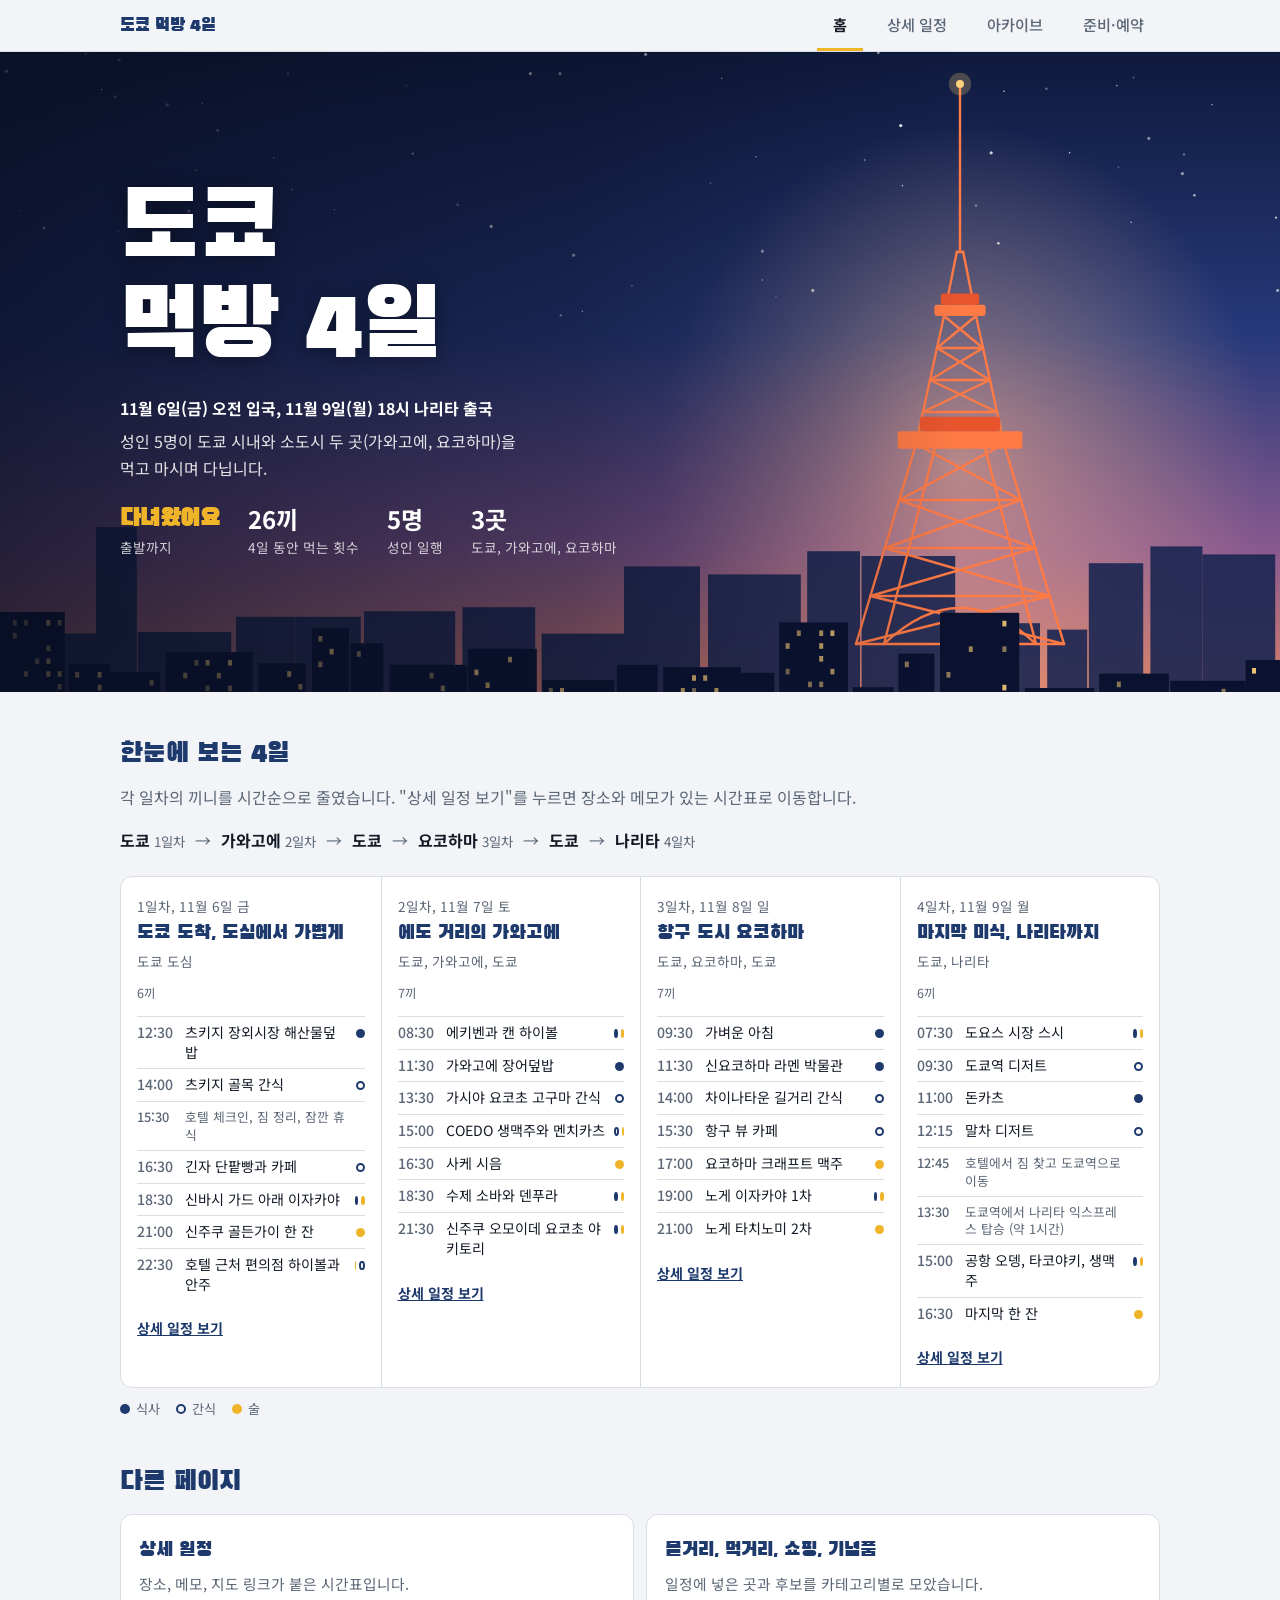
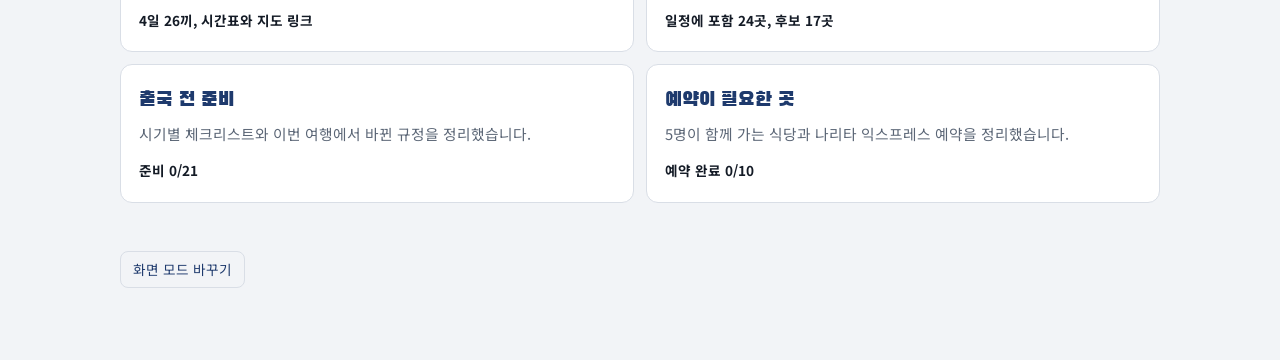
<file: index.html>
<!DOCTYPE html>
<html lang="ko">
<head>
<meta charset="utf-8">
<meta name="viewport" content="width=device-width, initial-scale=1, viewport-fit=cover">
<title>도쿄 먹방 4일 | 홈</title>
<meta name="description" content="11월 6일부터 9일까지, 도쿄와 가와고에, 요코하마를 먹고 마시며 다니는 성인 5인 여행 계획">
<link rel="icon" href="data:image/svg+xml,<svg xmlns='http://www.w3.org/2000/svg' viewBox='0 0 100 100'><text y='.9em' font-size='90'>🍶</text></svg>">
<link rel="preconnect" href="https://fonts.googleapis.com">
<link rel="preconnect" href="https://fonts.gstatic.com" crossorigin>
<link href="https://fonts.googleapis.com/css2?family=Black+Han+Sans&family=Noto+Sans+KR:wght@400;500;700&display=swap" rel="stylesheet">
<link rel="stylesheet" href="style.css">
</head>
<body>

<header class="site">
  <div class="wrap wide">
    <a class="brand" href="index.html">도쿄 먹방 4일</a>
    <nav class="tabs" aria-label="페이지">
      <a href="index.html" aria-current="page">홈</a>
      <a href="schedule.html">상세 일정</a>
      <a href="archive.html">아카이브</a>
      <a href="prep.html">준비·예약</a>
    </nav>
  </div>
</header>

<main>
  <section class="cover" aria-label="표지">
    <div class="wrap wide">
      <h1>도쿄<br>먹방 4일</h1>
      <p class="dates">11월 6일(금) 오전 입국, 11월 9일(월) 18시 나리타 출국</p>
      <p>성인 5명이 도쿄 시내와 소도시 두 곳(가와고에, 요코하마)을 먹고 마시며 다닙니다.</p>
      <ul class="facts">
        <li><b class="dday" id="dday">D-?</b><span>출발까지</span></li>
        <li><b id="fact-meals">26끼</b><span>4일 동안 먹는 횟수</span></li>
        <li><b>5명</b><span>성인 일행</span></li>
        <li><b>3곳</b><span>도쿄, 가와고에, 요코하마</span></li>
      </ul>
    </div>
  </section>

  <section class="wrap wide" aria-labelledby="ov-h">
    <h2 class="section-title" id="ov-h">한눈에 보는 4일</h2>
    <p class="section-sub">각 일차의 끼니를 시간순으로 줄였습니다. "상세 일정 보기"를 누르면 장소와 메모가 있는 시간표로 이동합니다.</p>
    <ol class="route" id="route"></ol>
    <div class="daygrid" id="daygrid"></div>
    <div class="legend" aria-label="범례">
      <span><i class="dot-meal"></i>식사</span>
      <span><i class="dot-snack" style="border:2px solid var(--indigo)"></i>간식</span>
      <span><i class="dot-drink"></i>술</span>
    </div>
  </section>

  <section class="wrap wide" aria-labelledby="go-h">
    <h2 class="section-title" id="go-h">다른 페이지</h2>
    <div class="links">
      <a class="linkcard" href="schedule.html">
        <h3>상세 일정</h3>
        <p>장소, 메모, 지도 링크가 붙은 시간표입니다.</p>
        <span class="prog" id="prog-meals"></span>
      </a>
      <a class="linkcard" href="archive.html">
        <h3>볼거리, 먹거리, 쇼핑, 기념품</h3>
        <p>일정에 넣은 곳과 후보를 카테고리별로 모았습니다.</p>
        <span class="prog" id="prog-archive"></span>
      </a>
      <a class="linkcard" href="prep.html#prep">
        <h3>출국 전 준비</h3>
        <p>시기별 체크리스트와 이번 여행에서 바뀐 규정을 정리했습니다.</p>
        <span class="prog" id="prog-prep"></span>
      </a>
      <a class="linkcard" href="prep.html#reserve">
        <h3>예약이 필요한 곳</h3>
        <p>5명이 함께 가는 식당과 나리타 익스프레스 예약을 정리했습니다.</p>
        <span class="prog" id="prog-resv"></span>
      </a>
    </div>
  </section>
</main>

<footer class="foot">
  <div class="wrap wide">
    <button type="button" id="theme">화면 모드 바꾸기</button>
  </div>
</footer>

<script src="data.js"></script>
<script>
const ROUTES = {
  day1: "도쿄 도심",
  day2: "도쿄, 가와고에, 도쿄",
  day3: "도쿄, 요코하마, 도쿄",
  day4: "도쿄, 나리타"
};

function renderRoute() {
  const stops = [
    ["도쿄", "1일차"], ["가와고에", "2일차"], ["도쿄", ""], ["요코하마", "3일차"], ["도쿄", ""], ["나리타", "4일차"]
  ];
  document.getElementById("route").innerHTML = stops.map(s =>
    `<li>${s[0]}${s[1] ? `<small>${s[1]}</small>` : ""}</li>`).join("");
}

function renderGrid() {
  let total = 0;
  document.getElementById("daygrid").innerHTML = DAYS.map((d, di) => {
    const list = d.slots;
    let n = 0;
    const items = list.map(s => {
      if (s.kind === "break") {
        return `<li class="brk"><span class="t">${s.time}</span><span>${s.title}</span><span></span></li>`;
      }
      n += 1;
      const dots = s.tags.map(t => `<i class="${dotClass[t]}" title="${t}"></i>`).join("");
      return `<li><span class="t">${s.time}</span><span>${s.title}</span><span class="dots">${dots}</span></li>`;
    }).join("");
    total += n;
    return `<article class="daycol">
      <p class="no">${di + 1}일차, ${d.date.replace("요일", "")}</p>
      <h3>${d.title}</h3>
      <p class="where">${ROUTES[d.id]}</p>
      <p class="cnt">${n}끼</p>
      <ul class="mini">${items}</ul>
      <a class="more" href="schedule.html#${d.id}">상세 일정 보기</a>
    </article>`;
  }).join("");
  document.getElementById("fact-meals").textContent = total + "끼";
  document.getElementById("prog-meals").textContent = `4일 ${total}끼, 시간표와 지도 링크`;
}

function renderDday() {
  const start = new Date(TRIP_START + "T00:00:00+09:00");
  const end = new Date("2026-11-09T23:59:59+09:00");
  const now = new Date();
  const el = document.getElementById("dday");
  const diff = Math.ceil((start - now) / 86400000);
  if (now > end) el.textContent = "다녀왔어요";
  else if (now >= start) el.textContent = "여행 중";
  else el.textContent = "D-" + diff;
}

function renderProgress() {
  const p = loadJSON(KEYS.prep), r = loadJSON(KEYS.resv);
  const pc = countChecked(p, PREP.map(x => x.id));
  const rc = countChecked(r, RESERVE.map(x => x.id));
  document.getElementById("prog-prep").textContent = `준비 ${pc}/${PREP.length}`;
  document.getElementById("prog-resv").textContent = `예약 완료 ${rc}/${RESERVE.length}`;
  const plan = ARCHIVE.filter(a => a.day).length;
  document.getElementById("prog-archive").textContent = `일정에 포함 ${plan}곳, 후보 ${ARCHIVE.length - plan}곳`;
}

document.getElementById("theme").addEventListener("click", () => {
  const root = document.documentElement;
  const dark = root.dataset.theme ? root.dataset.theme === "dark" : window.matchMedia("(prefers-color-scheme: dark)").matches;
  root.dataset.theme = dark ? "light" : "dark";
});

renderRoute(); renderGrid(); renderDday(); renderProgress();
</script>
</body>
</html>
</file>
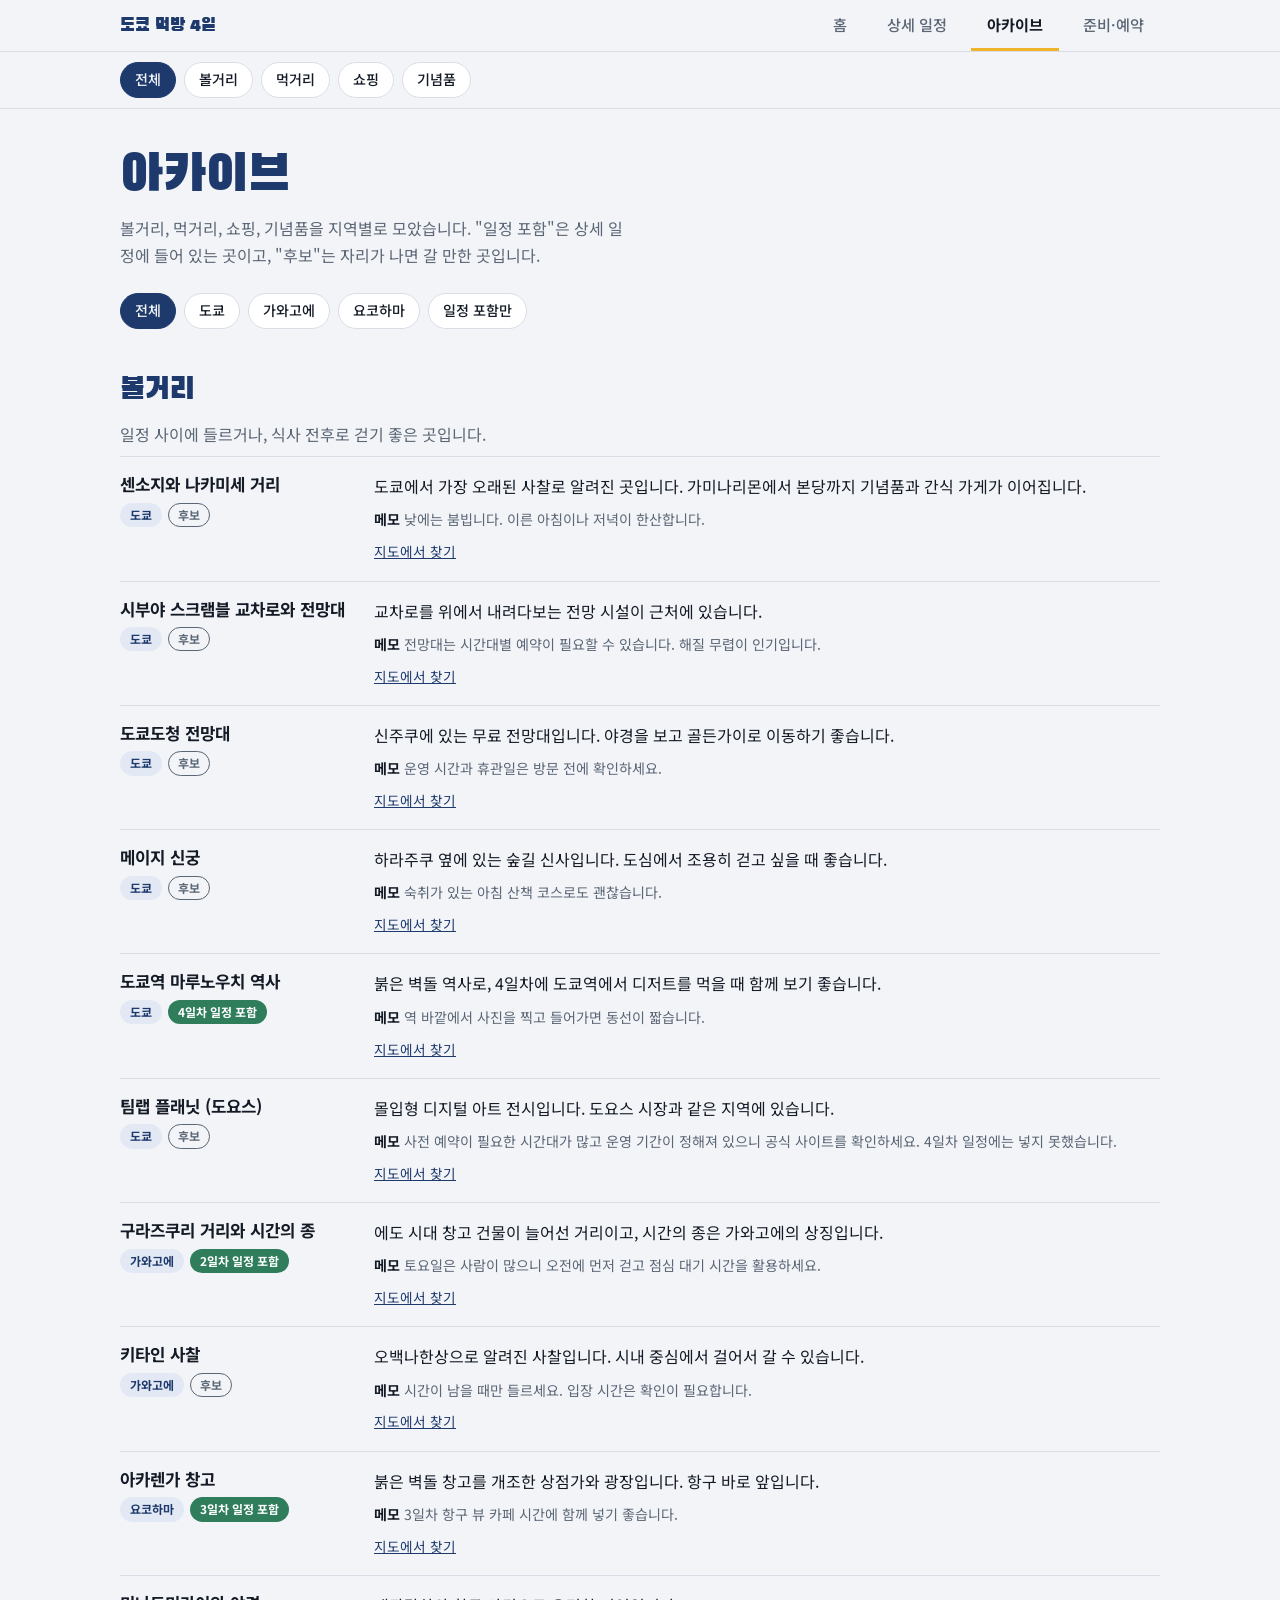
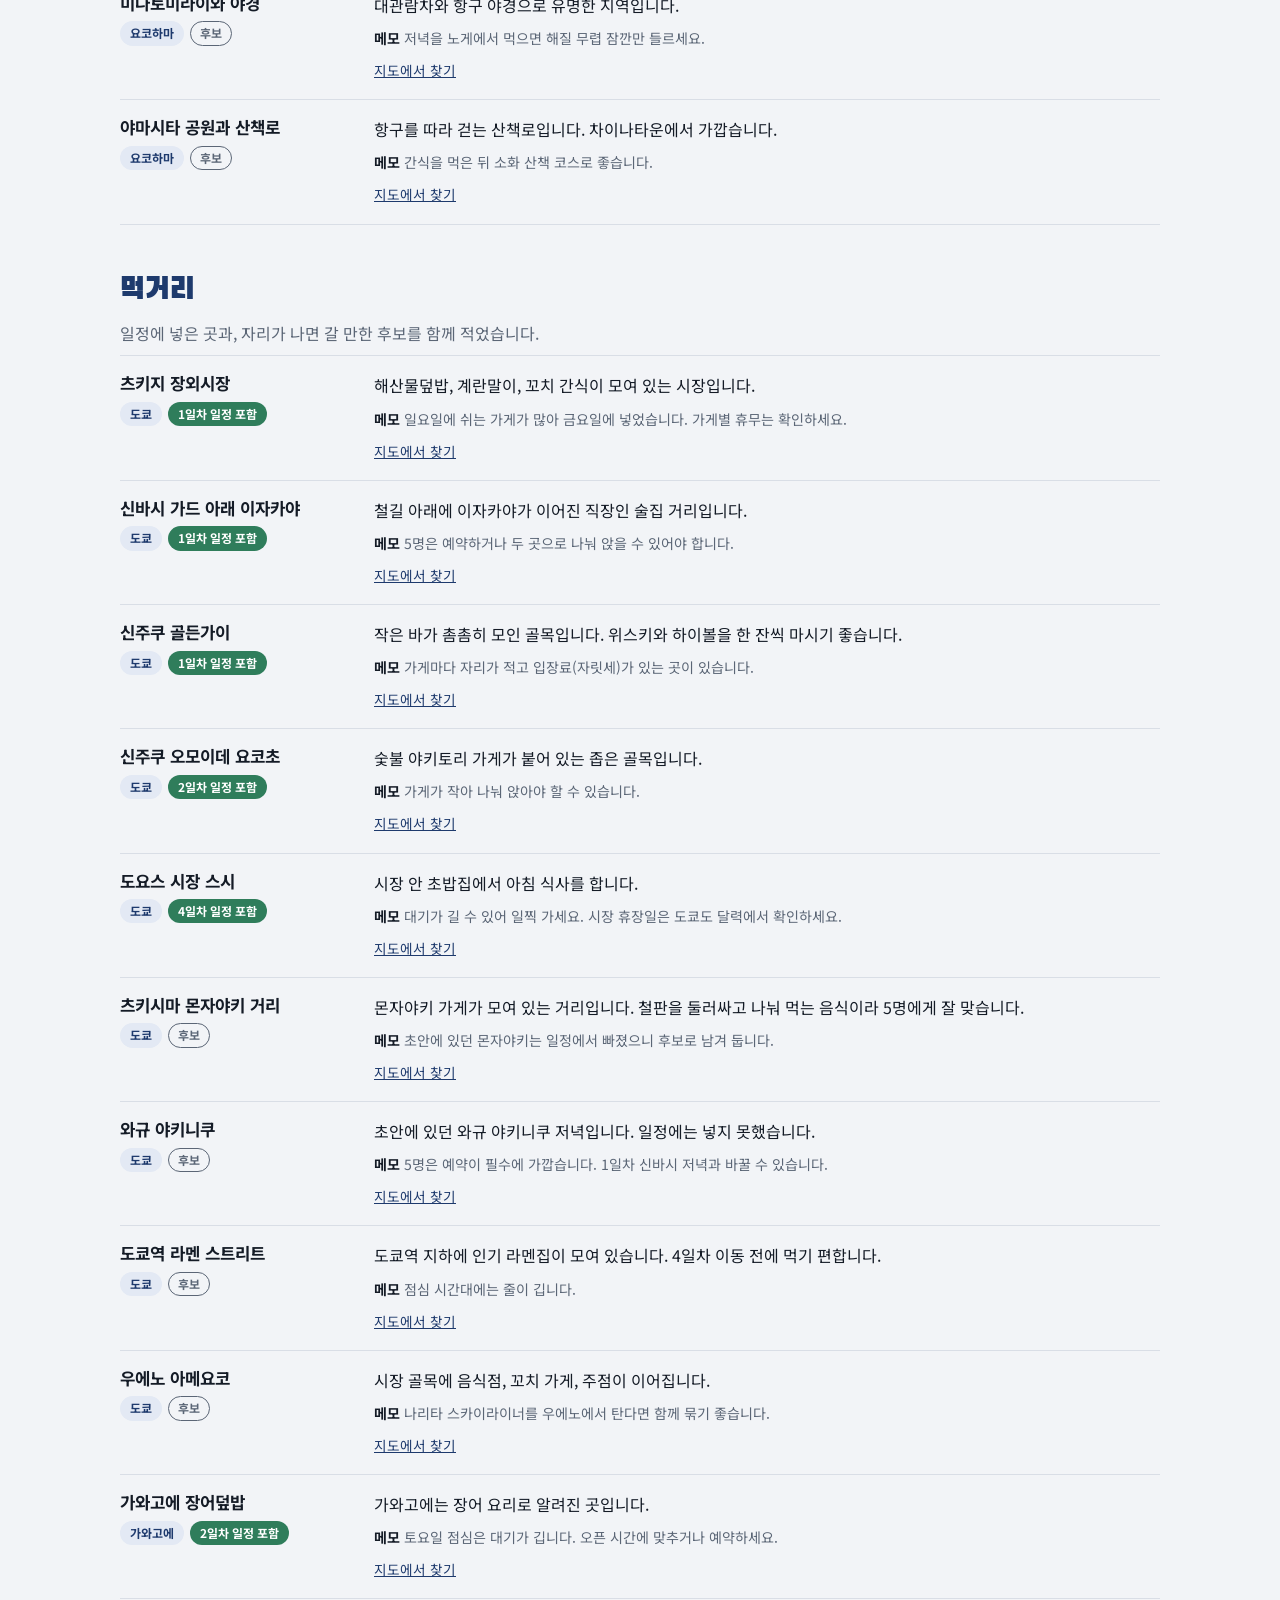
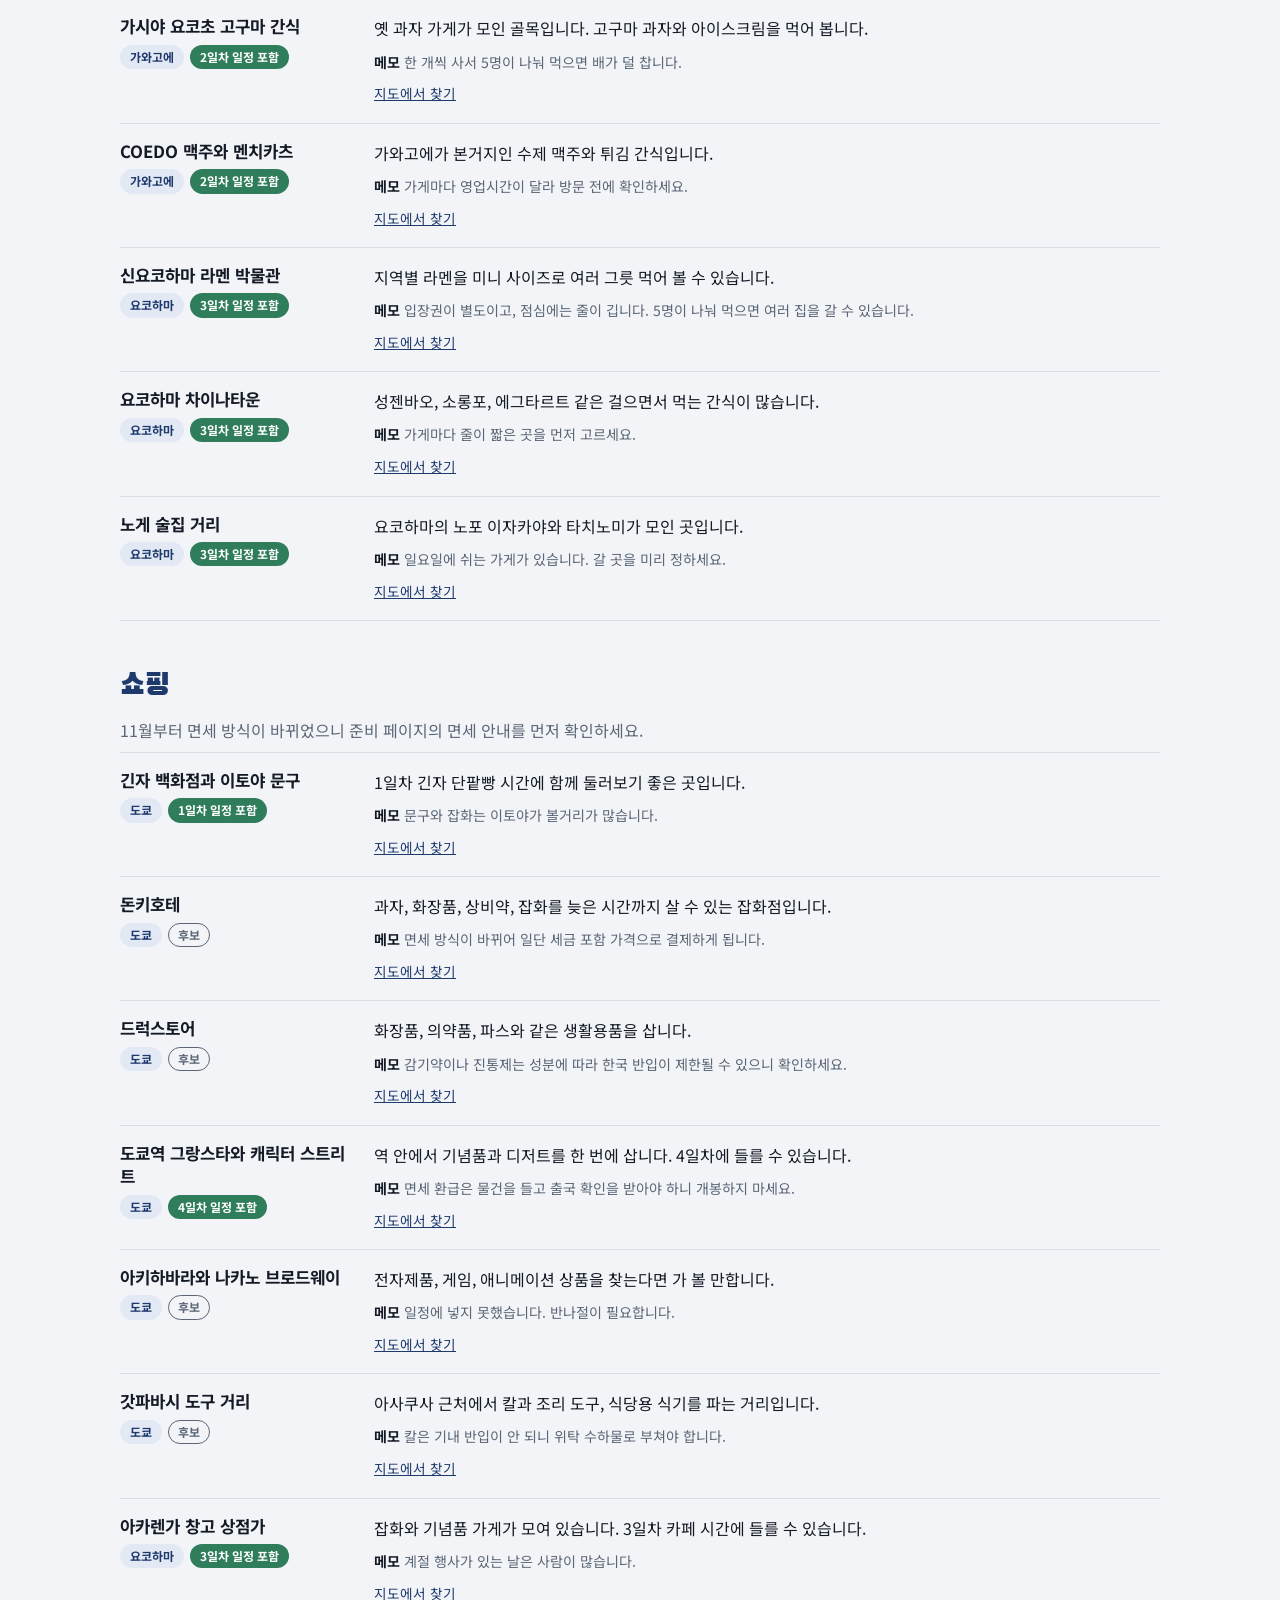
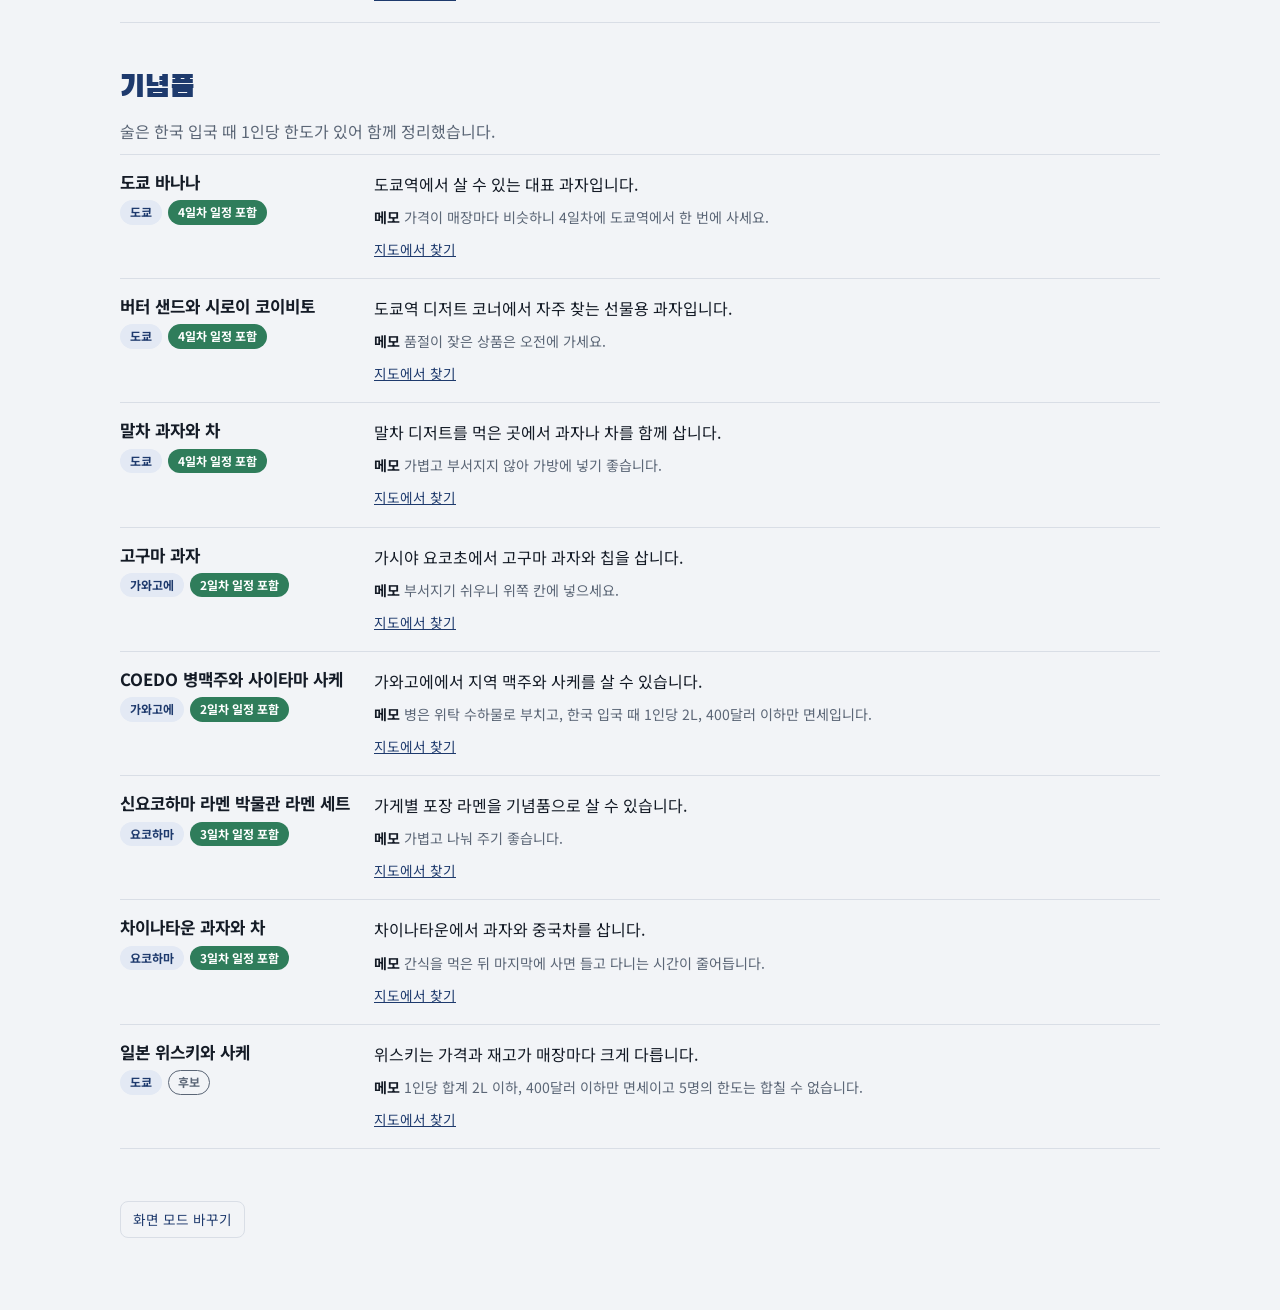
<file: archive.html>
<!DOCTYPE html>
<html lang="ko">
<head>
<meta charset="utf-8">
<meta name="viewport" content="width=device-width, initial-scale=1, viewport-fit=cover">
<title>도쿄 먹방 4일 | 아카이브</title>
<meta name="description" content="볼거리, 먹거리, 쇼핑, 기념품을 카테고리별로 모은 아카이브">
<link rel="icon" href="data:image/svg+xml,<svg xmlns='http://www.w3.org/2000/svg' viewBox='0 0 100 100'><text y='.9em' font-size='90'>🍶</text></svg>">
<link rel="preconnect" href="https://fonts.googleapis.com">
<link rel="preconnect" href="https://fonts.gstatic.com" crossorigin>
<link href="https://fonts.googleapis.com/css2?family=Black+Han+Sans&family=Noto+Sans+KR:wght@400;500;700&display=swap" rel="stylesheet">
<link rel="stylesheet" href="style.css">
</head>
<body>

<header class="site">
  <div class="wrap wide">
    <a class="brand" href="index.html">도쿄 먹방 4일</a>
    <nav class="tabs" aria-label="페이지">
      <a href="index.html">홈</a>
      <a href="schedule.html">상세 일정</a>
      <a href="archive.html" aria-current="page">아카이브</a>
      <a href="prep.html">준비·예약</a>
    </nav>
  </div>
</header>

<nav class="subnav" aria-label="카테고리">
  <div class="wrap wide" id="catbar"></div>
</nav>

<div class="pagehead">
  <div class="wrap wide">
    <h1>아카이브</h1>
    <p>볼거리, 먹거리, 쇼핑, 기념품을 지역별로 모았습니다. "일정 포함"은 상세 일정에 들어 있는 곳이고, "후보"는 자리가 나면 갈 만한 곳입니다.</p>
  </div>
</div>

<main class="wrap wide">
  <div class="subnav" style="position:static;border:0;background:none;backdrop-filter:none">
    <div class="wrap" style="padding:0;max-width:none" id="areabar"></div>
  </div>
  <div id="list"></div>
</main>

<footer class="foot">
  <div class="wrap wide">
    <button type="button" id="theme">화면 모드 바꾸기</button>
  </div>
</footer>

<script src="data.js"></script>
<script>
const state = { cat: "전체", area: "전체", plan: false };
const AREA_LIST = ["전체", "도쿄", "가와고에", "요코하마"];

function chipBar() {
  const cb = document.getElementById("catbar");
  cb.innerHTML = ["전체", ...CATS.map(c => c.id)].map(c =>
    `<button class="chip" type="button" data-cat="${c}" aria-pressed="${state.cat === c}">${c}</button>`).join("");
  const ab = document.getElementById("areabar");
  ab.innerHTML = AREA_LIST.map(a =>
    `<button class="chip" type="button" data-area="${a}" aria-pressed="${state.area === a}">${a}</button>`).join("") +
    `<button class="chip" type="button" data-plan="1" aria-pressed="${state.plan}">일정 포함만</button>`;
  ab.style.display = "flex"; ab.style.gap = "8px"; ab.style.flexWrap = "wrap"; ab.style.padding = "12px 0 0";
}

function renderList() {
  const groups = CATS.filter(c => state.cat === "전체" || state.cat === c.id).map(c => {
    const items = ARCHIVE.filter(a => a.cat === c.id && (state.area === "전체" || a.area === state.area) && (!state.plan || a.day));
    if (!items.length) return "";
    const rows = items.map(a => `<li class="item">
      <div>
        <h3>${a.name}</h3>
        <div class="badges">
          <span class="tag area">${a.area}</span>
          ${a.day ? `<a class="tag plan" style="text-decoration:none" href="schedule.html#day${a.day}">${a.day}일차 일정 포함</a>` : `<span class="tag alt">후보</span>`}
        </div>
      </div>
      <div>
        <p>${a.desc}</p>
        <p class="tip"><b>메모</b> ${a.tip}</p>
        <a class="maplink" href="${mapUrl(a.q)}" target="_blank" rel="noopener">지도에서 찾기</a>
      </div>
    </li>`).join("");
    return `<section class="cat" id="cat-${c.id}" aria-labelledby="h-${c.id}">
      <h2 id="h-${c.id}">${c.id}</h2>
      <p class="intro">${c.intro}</p>
      <ul class="items">${rows}</ul>
    </section>`;
  }).join("");
  document.getElementById("list").innerHTML = groups || `<p class="empty">조건에 맞는 곳이 없습니다. 필터를 바꿔 보세요.</p>`;
}

document.addEventListener("click", e => {
  const b = e.target.closest("button.chip");
  if (!b) return;
  if (b.dataset.cat) state.cat = b.dataset.cat;
  if (b.dataset.area) state.area = b.dataset.area;
  if (b.dataset.plan) state.plan = !state.plan;
  chipBar(); renderList();
});
document.getElementById("theme").addEventListener("click", () => {
  const root = document.documentElement;
  const dark = root.dataset.theme ? root.dataset.theme === "dark" : window.matchMedia("(prefers-color-scheme: dark)").matches;
  root.dataset.theme = dark ? "light" : "dark";
});

chipBar(); renderList();
</script>
</body>
</html>
</file>
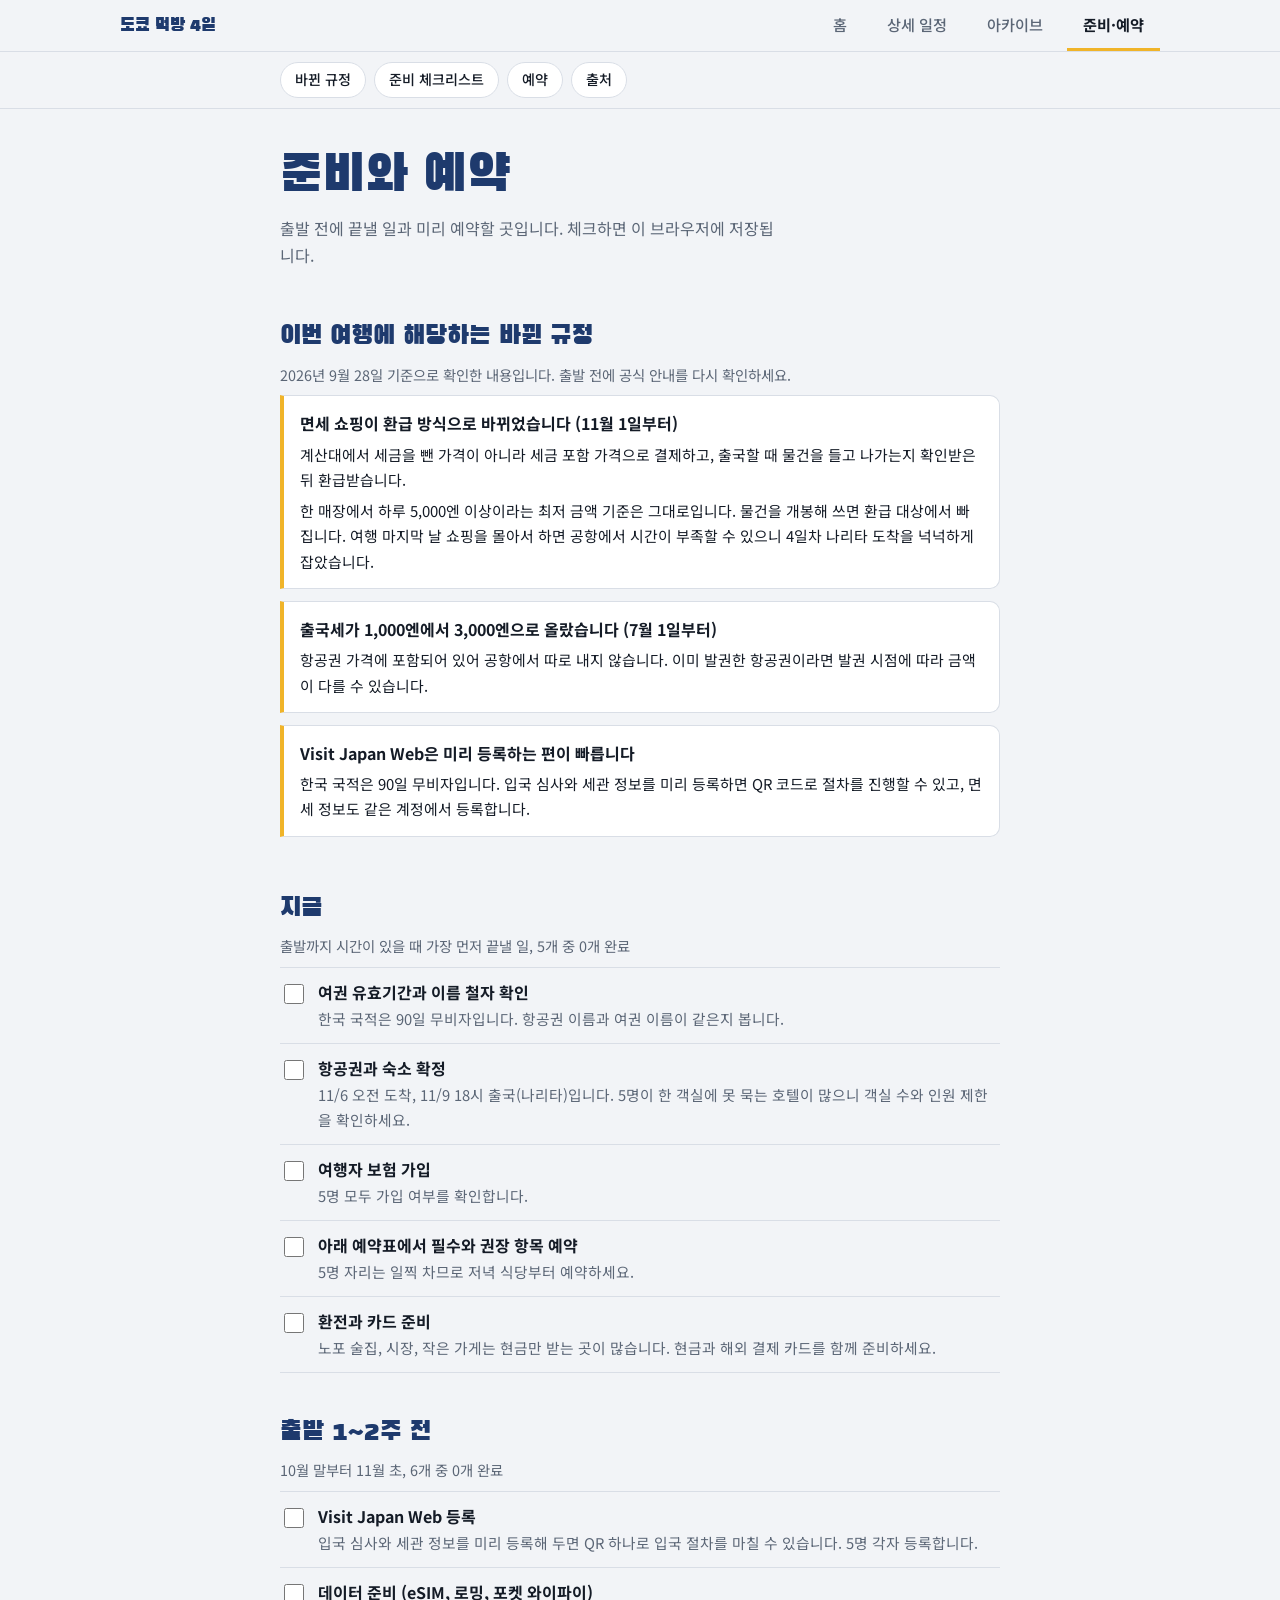
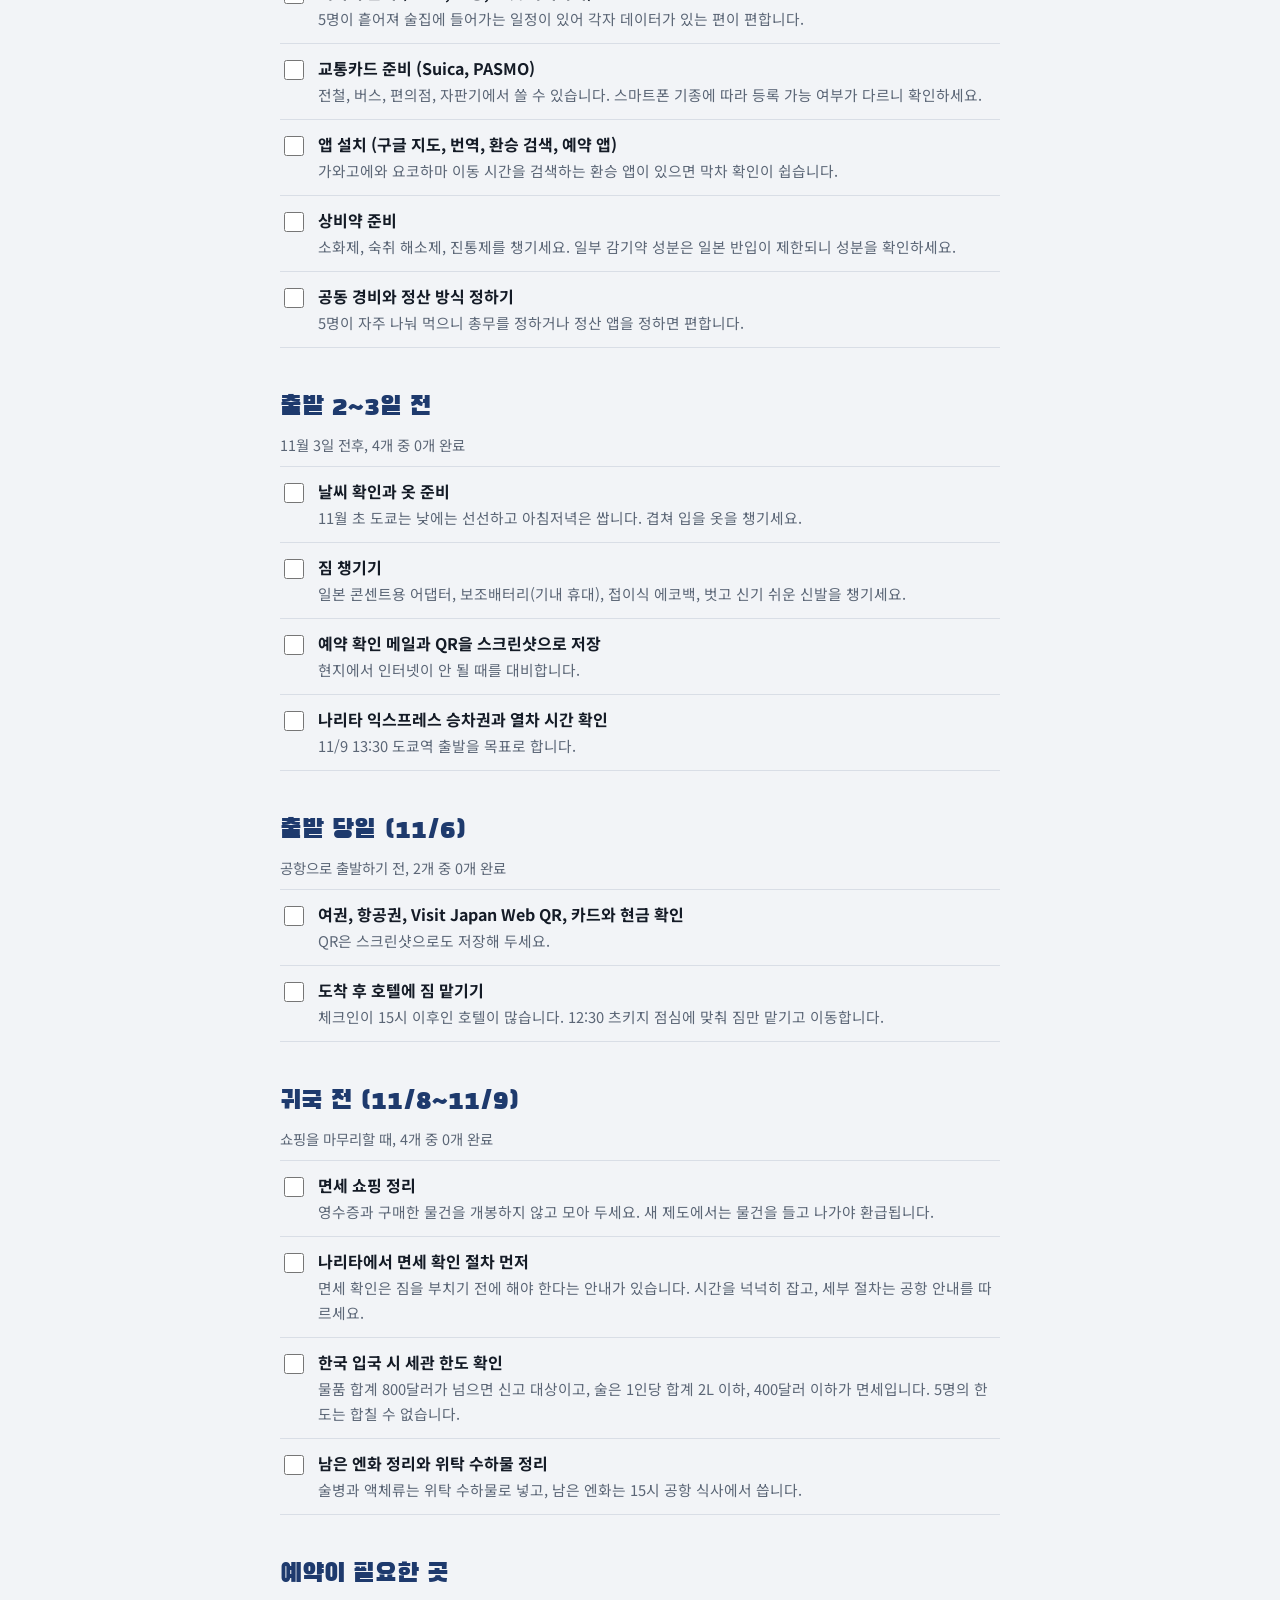
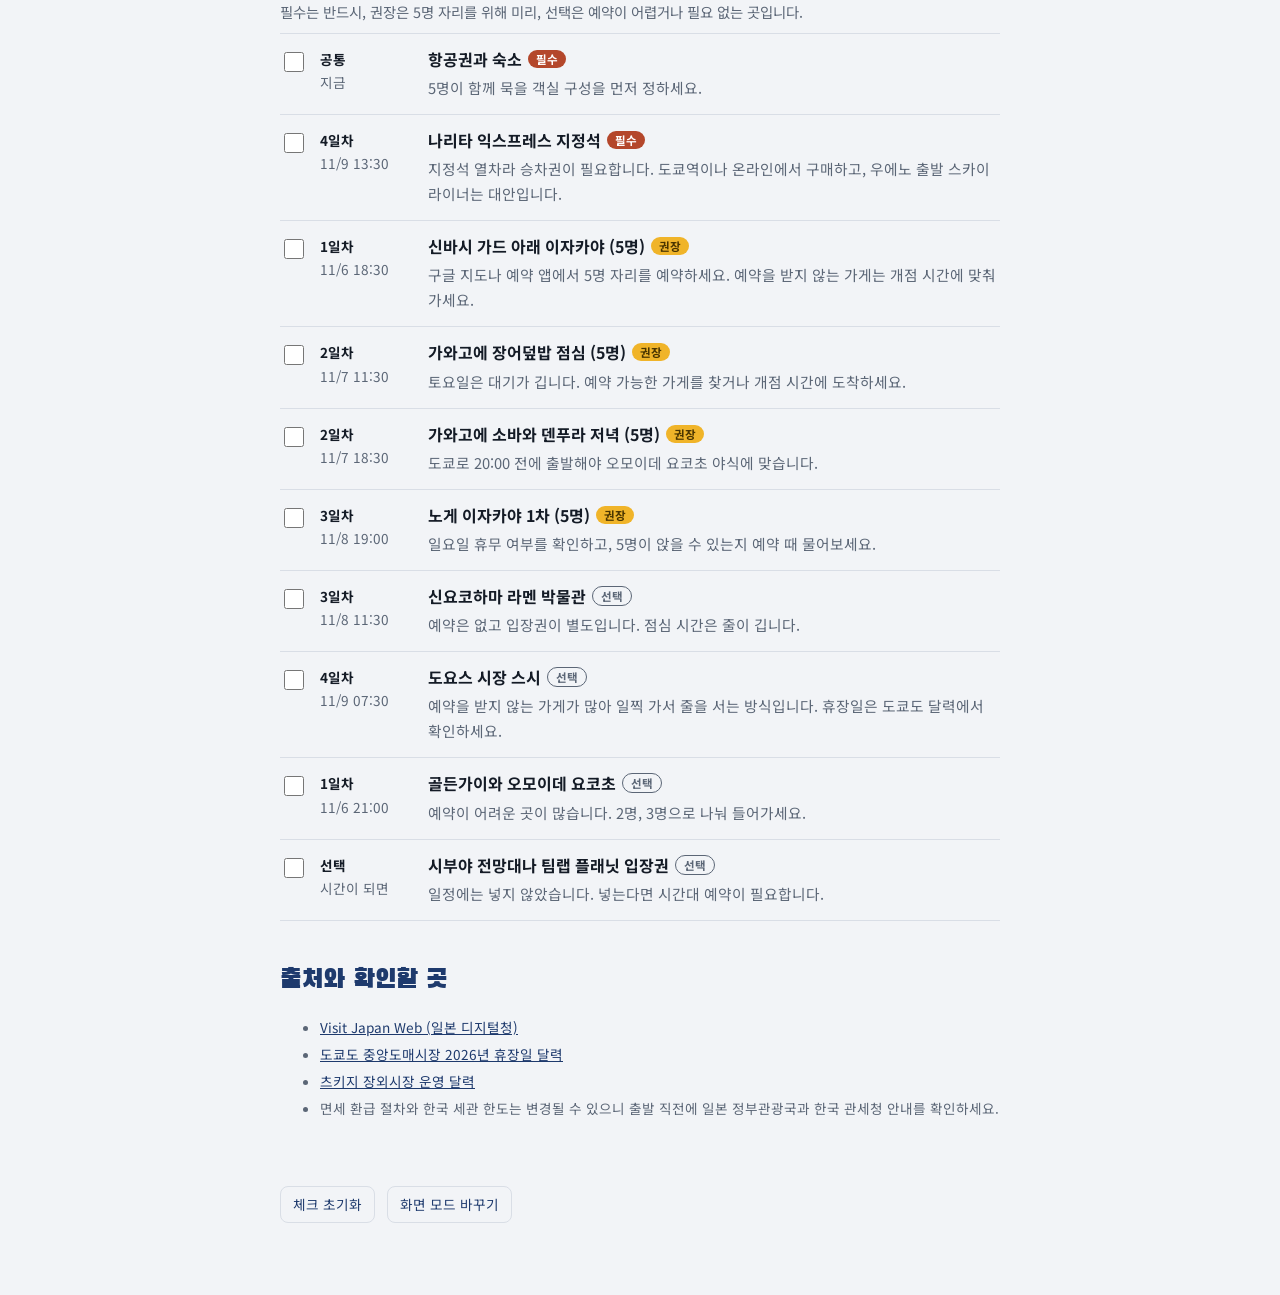
<file: prep.html>
<!DOCTYPE html>
<html lang="ko">
<head>
<meta charset="utf-8">
<meta name="viewport" content="width=device-width, initial-scale=1, viewport-fit=cover">
<title>도쿄 먹방 4일 | 준비·예약</title>
<meta name="description" content="출국 전 준비 체크리스트와 예약이 필요한 곳 정리">
<link rel="icon" href="data:image/svg+xml,<svg xmlns='http://www.w3.org/2000/svg' viewBox='0 0 100 100'><text y='.9em' font-size='90'>🍶</text></svg>">
<link rel="preconnect" href="https://fonts.googleapis.com">
<link rel="preconnect" href="https://fonts.gstatic.com" crossorigin>
<link href="https://fonts.googleapis.com/css2?family=Black+Han+Sans&family=Noto+Sans+KR:wght@400;500;700&display=swap" rel="stylesheet">
<link rel="stylesheet" href="style.css">
</head>
<body>

<header class="site">
  <div class="wrap wide">
    <a class="brand" href="index.html">도쿄 먹방 4일</a>
    <nav class="tabs" aria-label="페이지">
      <a href="index.html">홈</a>
      <a href="schedule.html">상세 일정</a>
      <a href="archive.html">아카이브</a>
      <a href="prep.html" aria-current="page">준비·예약</a>
    </nav>
  </div>
</header>

<nav class="subnav" aria-label="섹션">
  <div class="wrap">
    <a class="chip" href="#changes">바뀐 규정</a>
    <a class="chip" href="#prep">준비 체크리스트</a>
    <a class="chip" href="#reserve">예약</a>
    <a class="chip" href="#sources">출처</a>
  </div>
</nav>

<div class="pagehead">
  <div class="wrap">
    <h1>준비와 예약</h1>
    <p>출발 전에 끝낼 일과 미리 예약할 곳입니다. 체크하면 이 브라우저에 저장됩니다.</p>
  </div>
</div>

<main class="wrap">
  <section id="changes" class="group" aria-labelledby="ch-h">
    <h2 id="ch-h">이번 여행에 해당하는 바뀐 규정</h2>
    <p class="when">2026년 9월 28일 기준으로 확인한 내용입니다. 출발 전에 공식 안내를 다시 확인하세요.</p>
    <div class="callout">
      <h3>면세 쇼핑이 환급 방식으로 바뀌었습니다 (11월 1일부터)</h3>
      <p>계산대에서 세금을 뺀 가격이 아니라 세금 포함 가격으로 결제하고, 출국할 때 물건을 들고 나가는지 확인받은 뒤 환급받습니다.</p>
      <p>한 매장에서 하루 5,000엔 이상이라는 최저 금액 기준은 그대로입니다. 물건을 개봉해 쓰면 환급 대상에서 빠집니다. 여행 마지막 날 쇼핑을 몰아서 하면 공항에서 시간이 부족할 수 있으니 4일차 나리타 도착을 넉넉하게 잡았습니다.</p>
    </div>
    <div class="callout">
      <h3>출국세가 1,000엔에서 3,000엔으로 올랐습니다 (7월 1일부터)</h3>
      <p>항공권 가격에 포함되어 있어 공항에서 따로 내지 않습니다. 이미 발권한 항공권이라면 발권 시점에 따라 금액이 다를 수 있습니다.</p>
    </div>
    <div class="callout">
      <h3>Visit Japan Web은 미리 등록하는 편이 빠릅니다</h3>
      <p>한국 국적은 90일 무비자입니다. 입국 심사와 세관 정보를 미리 등록하면 QR 코드로 절차를 진행할 수 있고, 면세 정보도 같은 계정에서 등록합니다.</p>
    </div>
  </section>

  <section id="prep" aria-labelledby="pr-h">
    <div id="prepbox"></div>
  </section>

  <section id="reserve" class="group" aria-labelledby="rv-h">
    <h2 id="rv-h">예약이 필요한 곳</h2>
    <p class="when">필수는 반드시, 권장은 5명 자리를 위해 미리, 선택은 예약이 어렵거나 필요 없는 곳입니다.</p>
    <ul class="resv" id="resvbox"></ul>
  </section>

  <section id="sources" class="group" aria-labelledby="so-h">
    <h2 id="so-h">출처와 확인할 곳</h2>
    <ul class="sources">
      <li><a href="https://services.digital.go.jp/ko/visit-japan-web/" target="_blank" rel="noopener">Visit Japan Web (일본 디지털청)</a></li>
      <li><a href="https://www.shijou.metro.tokyo.lg.jp/calendar/2026" target="_blank" rel="noopener">도쿄도 중앙도매시장 2026년 휴장일 달력</a></li>
      <li><a href="https://www.tsukiji.or.jp/calendar/" target="_blank" rel="noopener">츠키지 장외시장 운영 달력</a></li>
      <li>면세 환급 절차와 한국 세관 한도는 변경될 수 있으니 출발 직전에 일본 정부관광국과 한국 관세청 안내를 확인하세요.</li>
    </ul>
  </section>
</main>

<footer class="foot">
  <div class="wrap">
    <button type="button" id="reset">체크 초기화</button>
    <button type="button" id="theme">화면 모드 바꾸기</button>
  </div>
</footer>

<script src="data.js"></script>
<script>
let prep = loadJSON(KEYS.prep);
let resv = loadJSON(KEYS.resv);

function renderPrep() {
  document.getElementById("prepbox").innerHTML = PREP_GROUPS.map(g => {
    const items = PREP.filter(p => p.group === g.id);
    const done = countChecked(prep, items.map(i => i.id));
    return `<div class="group">
      <h2>${g.id}</h2>
      <p class="when">${g.when}, ${items.length}개 중 ${done}개 완료</p>
      <ul class="todos">${items.map(i => `<li class="todo${prep[i.id] ? " done" : ""}">
        <input type="checkbox" id="${i.id}" data-kind="prep" ${prep[i.id] ? "checked" : ""}>
        <div><h3><label for="${i.id}">${i.title}</label></h3><p>${i.detail}</p></div>
      </li>`).join("")}</ul>
    </div>`;
  }).join("");
}

function renderResv() {
  document.getElementById("resvbox").innerHTML = RESERVE.map(r => `<li class="rv${resv[r.id] ? " done" : ""}">
    <input type="checkbox" id="${r.id}" data-kind="resv" ${resv[r.id] ? "checked" : ""} aria-label="예약 완료">
    <div class="when2"><b>${r.day}</b>${r.when}</div>
    <div class="rvbody">
      <h3><label for="${r.id}">${r.title}</label><span class="pri ${r.pri}">${PRI_LABEL[r.pri]}</span></h3>
      <p>${r.note}</p>
    </div>
  </li>`).join("");
}

document.addEventListener("change", e => {
  const el = e.target;
  if (!el.matches("input[type=checkbox][data-kind]")) return;
  if (el.dataset.kind === "prep") { prep[el.id] = el.checked; saveJSON(KEYS.prep, prep); renderPrep(); const again = document.getElementById(el.id); if (again) again.focus(); }
  else { resv[el.id] = el.checked; saveJSON(KEYS.resv, resv); el.closest(".rv").classList.toggle("done", el.checked); }
});
document.getElementById("reset").addEventListener("click", () => {
  if (confirm("체크한 기록을 모두 지울까요?")) {
    prep = {}; resv = {}; saveJSON(KEYS.prep, prep); saveJSON(KEYS.resv, resv); renderPrep(); renderResv();
  }
});
document.getElementById("theme").addEventListener("click", () => {
  const root = document.documentElement;
  const dark = root.dataset.theme ? root.dataset.theme === "dark" : window.matchMedia("(prefers-color-scheme: dark)").matches;
  root.dataset.theme = dark ? "light" : "dark";
});

renderPrep(); renderResv();
</script>
</body>
</html>
</file>
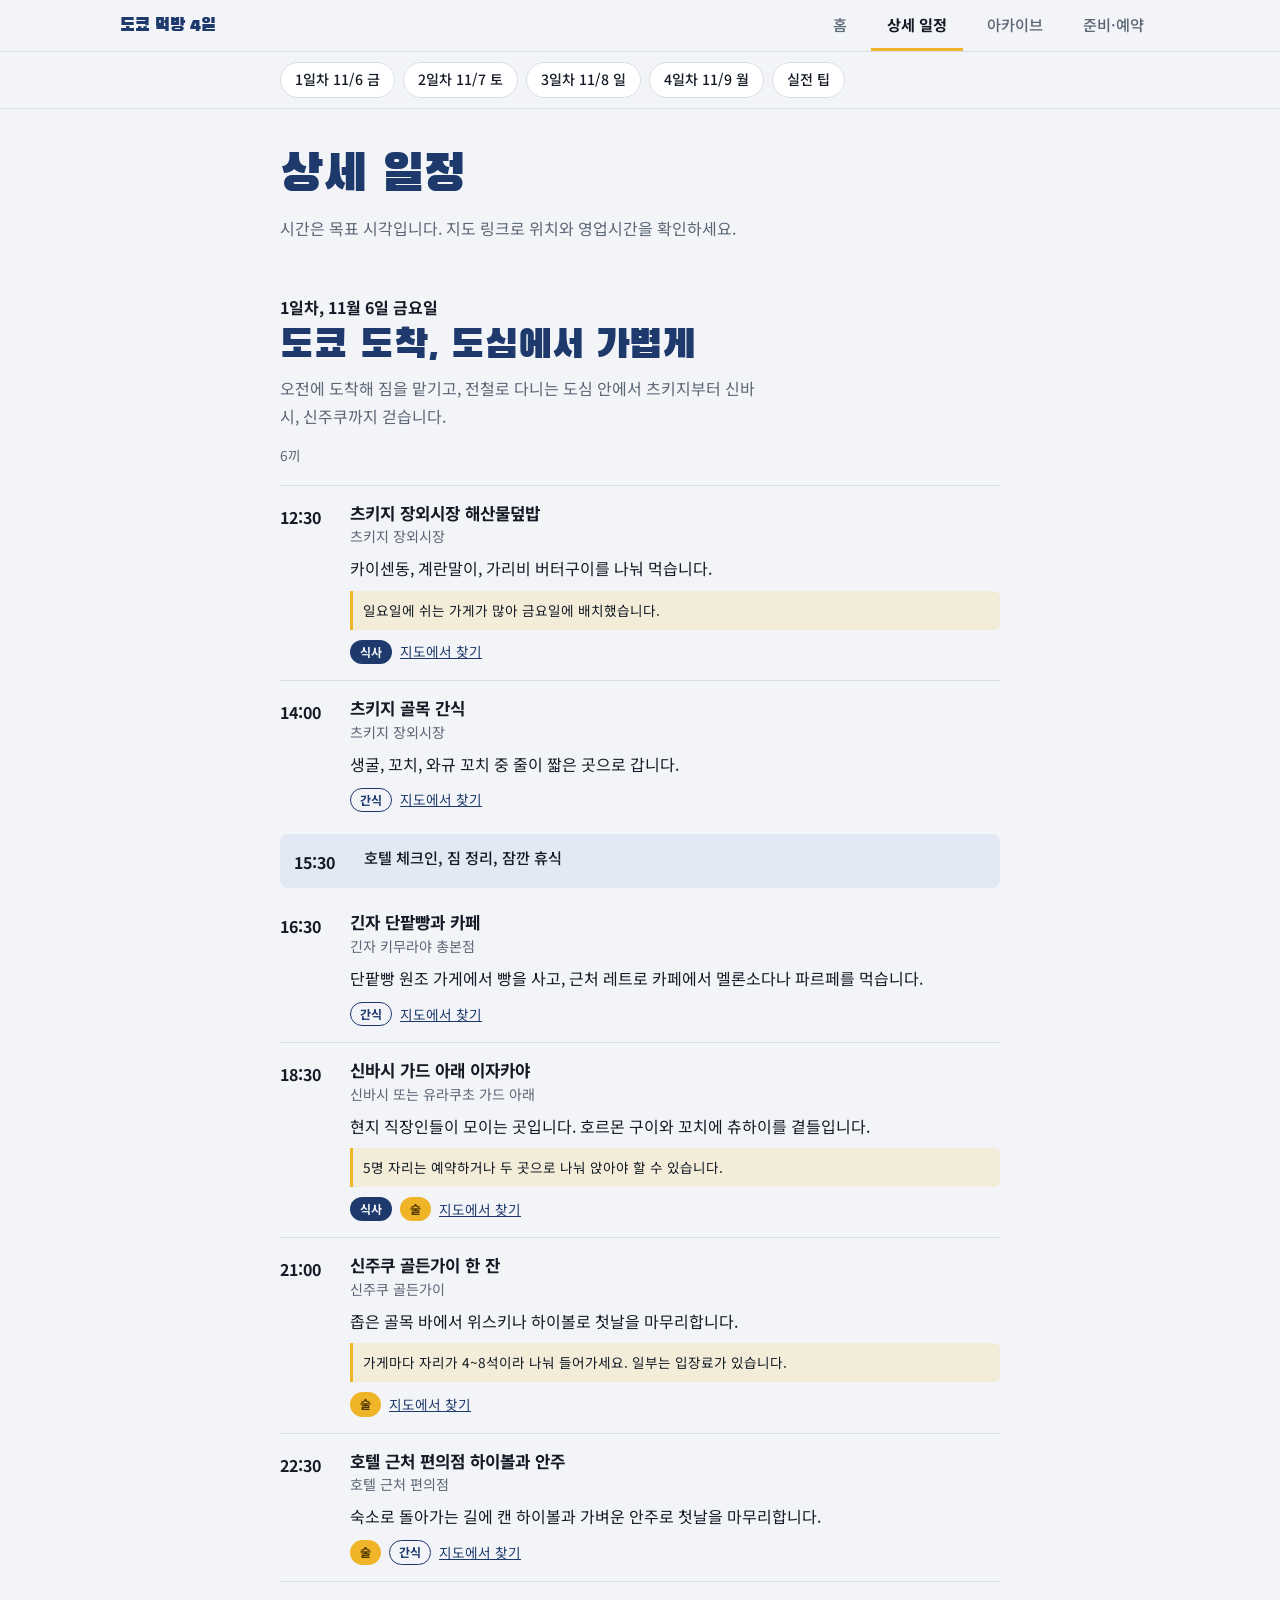
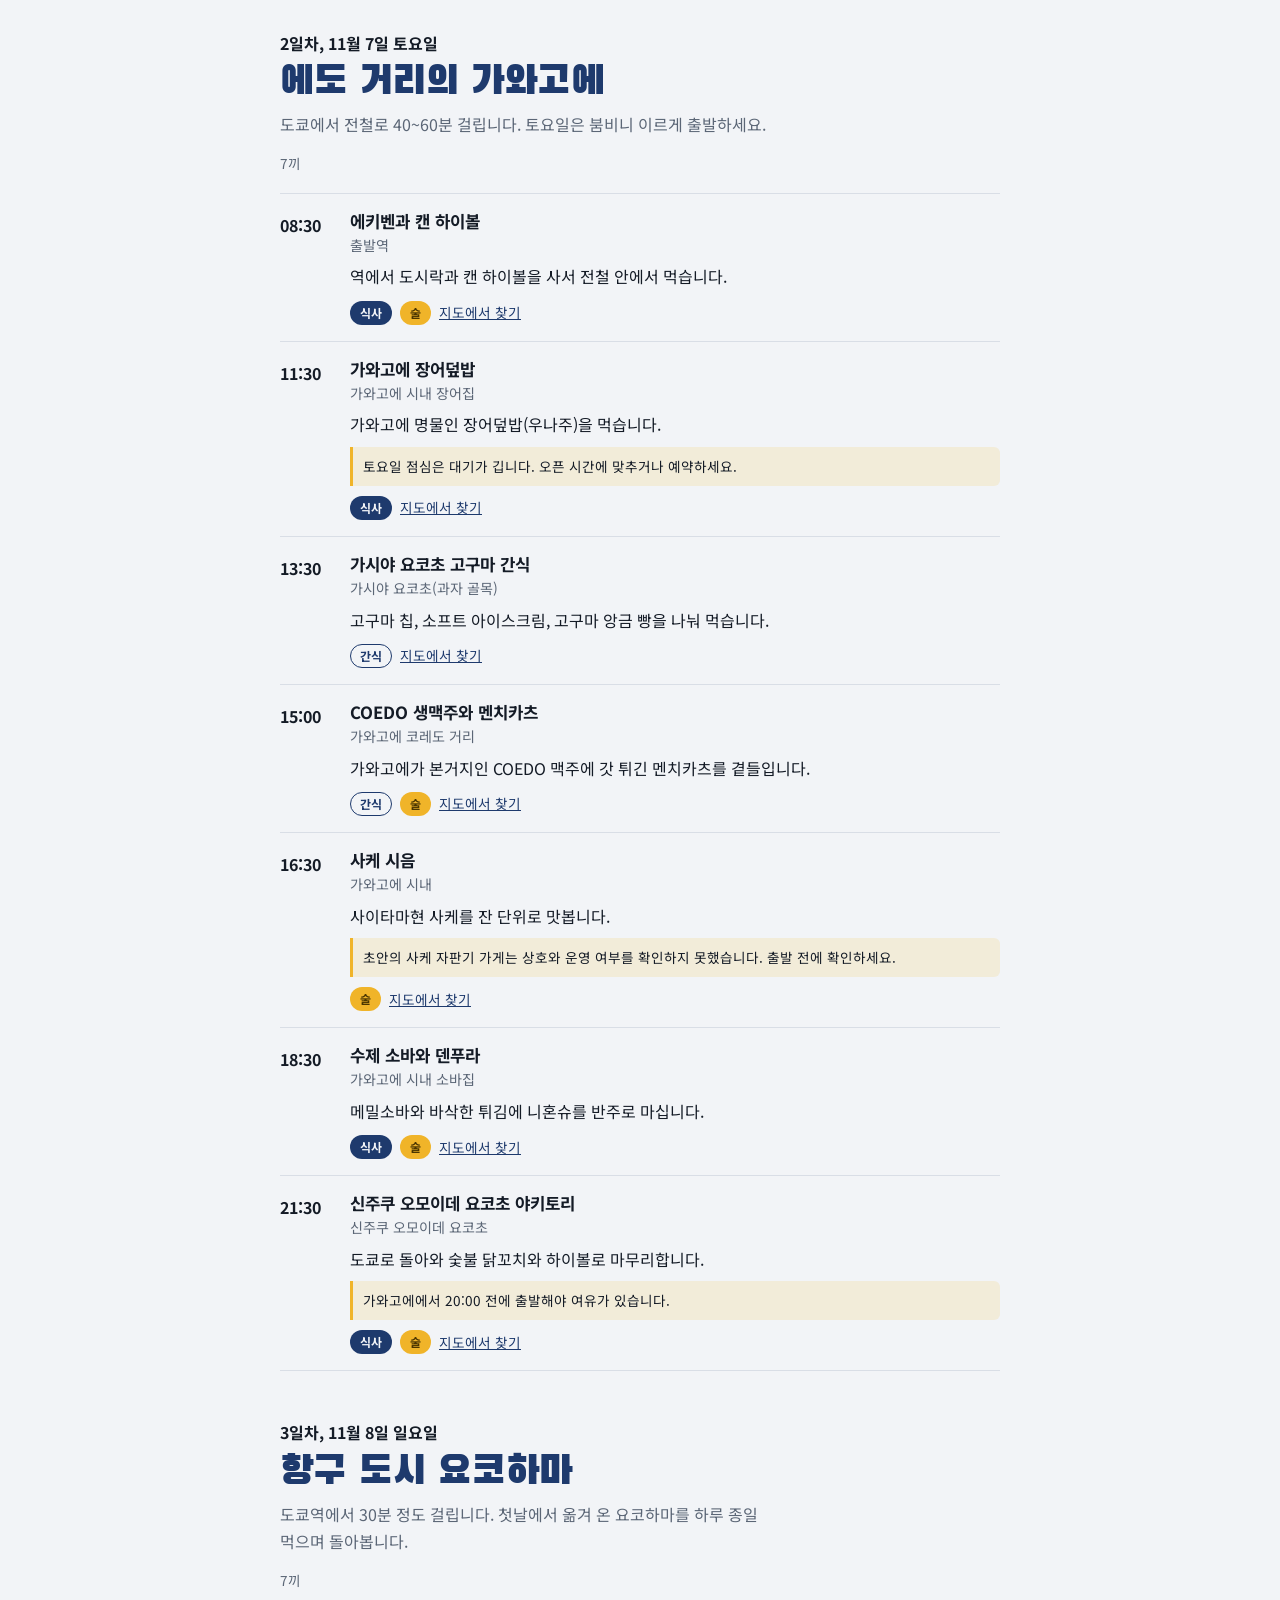
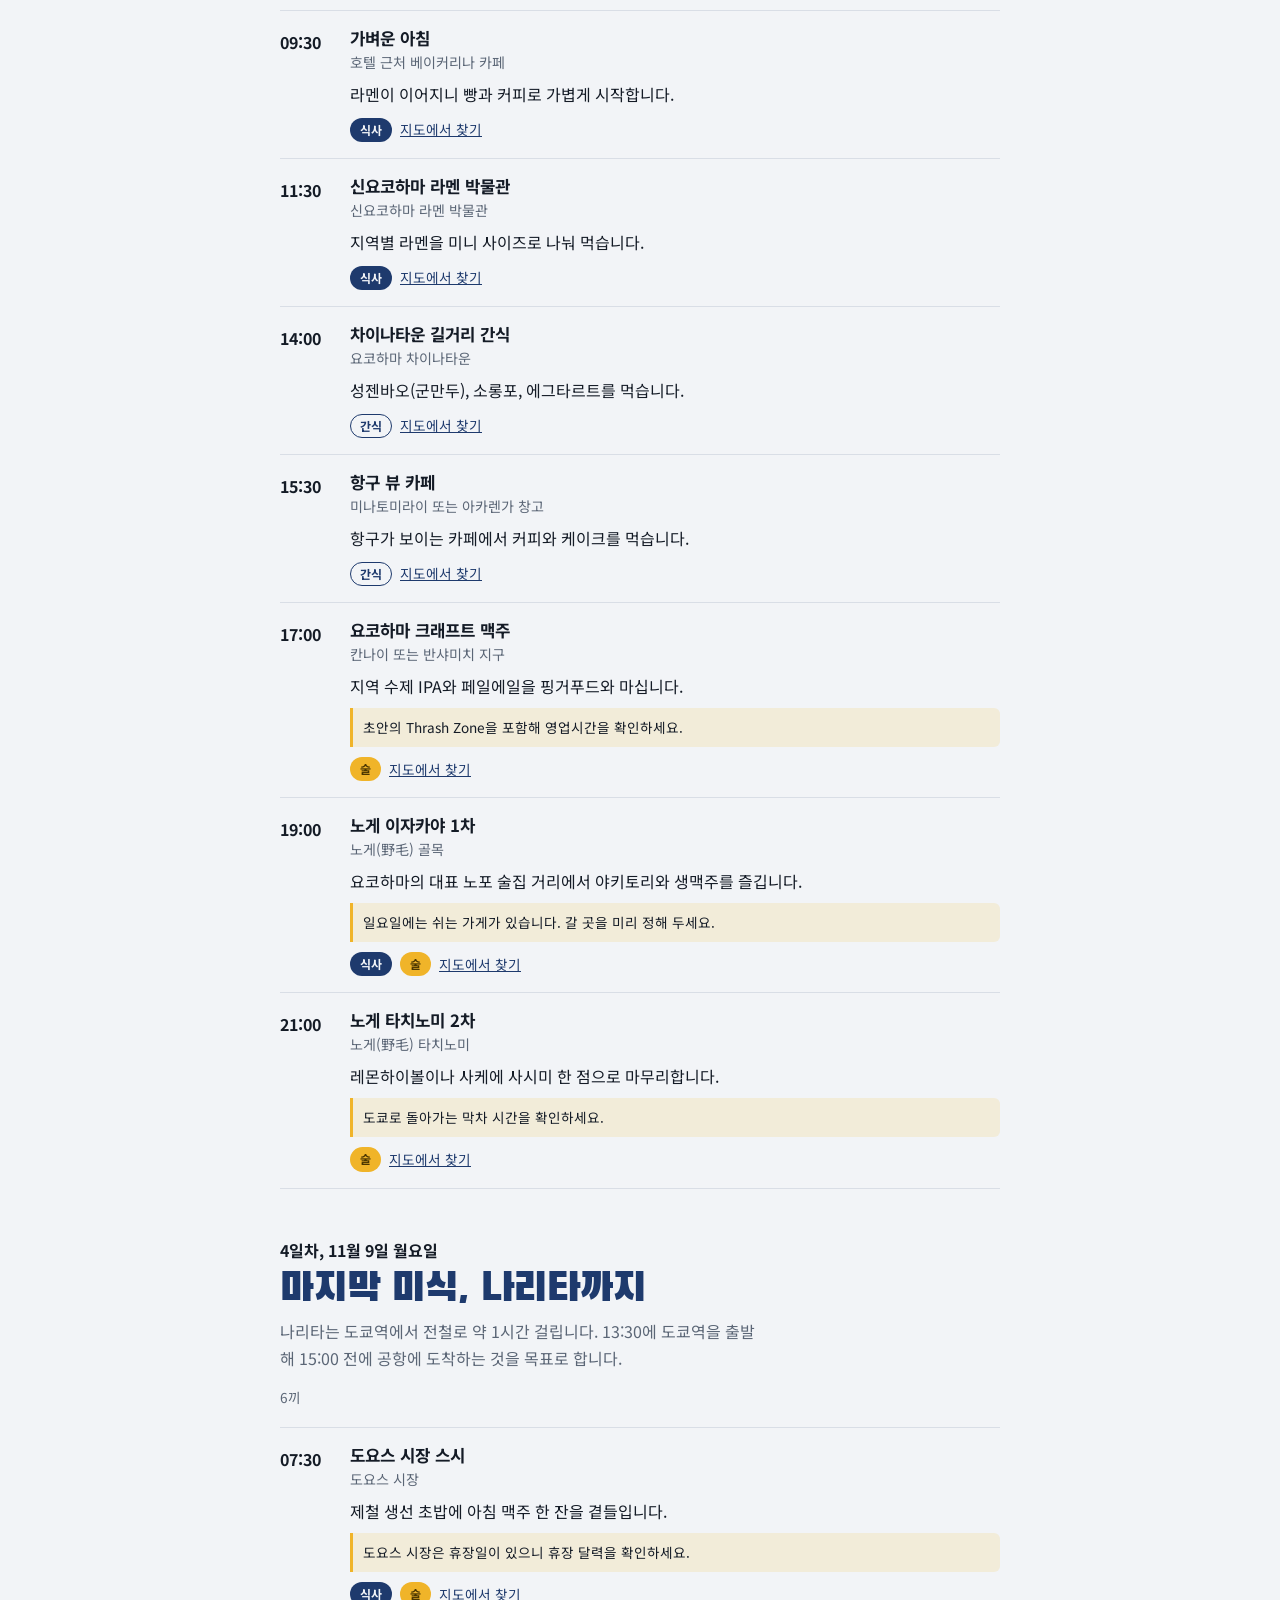
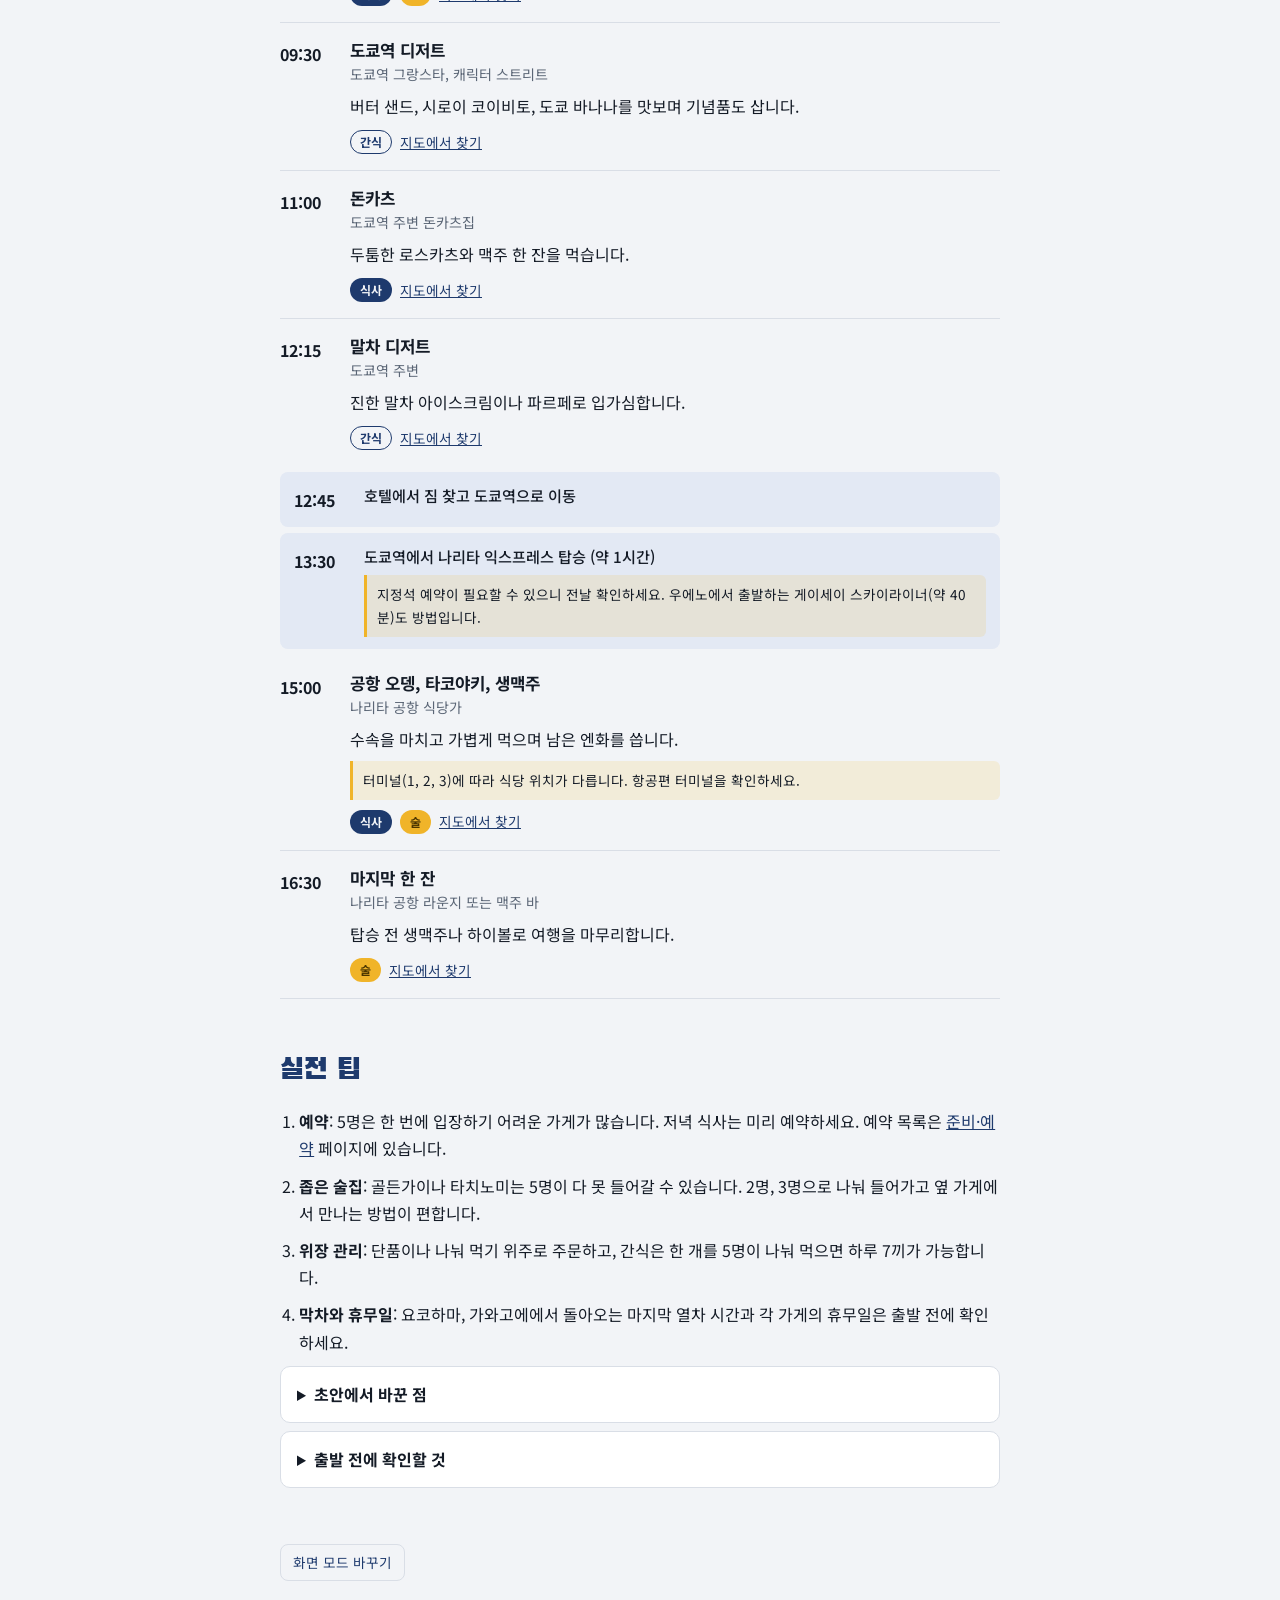
<file: schedule.html>
<!DOCTYPE html>
<html lang="ko">
<head>
<meta charset="utf-8">
<meta name="viewport" content="width=device-width, initial-scale=1, viewport-fit=cover">
<title>도쿄 먹방 4일 | 상세 일정</title>
<meta name="description" content="11월 6일부터 9일까지 시간별 상세 일정과 지도 링크">
<link rel="icon" href="data:image/svg+xml,<svg xmlns='http://www.w3.org/2000/svg' viewBox='0 0 100 100'><text y='.9em' font-size='90'>🍶</text></svg>">
<link rel="preconnect" href="https://fonts.googleapis.com">
<link rel="preconnect" href="https://fonts.gstatic.com" crossorigin>
<link href="https://fonts.googleapis.com/css2?family=Black+Han+Sans&family=Noto+Sans+KR:wght@400;500;700&display=swap" rel="stylesheet">
<link rel="stylesheet" href="style.css">
</head>
<body>

<header class="site">
  <div class="wrap wide">
    <a class="brand" href="index.html">도쿄 먹방 4일</a>
    <nav class="tabs" aria-label="페이지">
      <a href="index.html">홈</a>
      <a href="schedule.html" aria-current="page">상세 일정</a>
      <a href="archive.html">아카이브</a>
      <a href="prep.html">준비·예약</a>
    </nav>
  </div>
</header>

<nav class="subnav" aria-label="일차 바로가기">
  <div class="wrap">
    <a class="chip" href="#day1">1일차 11/6 금</a>
    <a class="chip" href="#day2">2일차 11/7 토</a>
    <a class="chip" href="#day3">3일차 11/8 일</a>
    <a class="chip" href="#day4">4일차 11/9 월</a>
    <a class="chip" href="#tips">실전 팁</a>
  </div>
</nav>

<div class="pagehead">
  <div class="wrap">
    <h1>상세 일정</h1>
    <p>시간은 목표 시각입니다. 지도 링크로 위치와 영업시간을 확인하세요.</p>
  </div>
</div>

<main class="wrap" id="days"></main>

<section class="plain" id="tips">
  <div class="wrap">
    <h2>실전 팁</h2>
    <ol class="tips">
      <li><b>예약</b>: 5명은 한 번에 입장하기 어려운 가게가 많습니다. 저녁 식사는 미리 예약하세요. 예약 목록은 <a href="prep.html#reserve">준비·예약</a> 페이지에 있습니다.</li>
      <li><b>좁은 술집</b>: 골든가이나 타치노미는 5명이 다 못 들어갈 수 있습니다. 2명, 3명으로 나눠 들어가고 옆 가게에서 만나는 방법이 편합니다.</li>
      <li><b>위장 관리</b>: 단품이나 나눠 먹기 위주로 주문하고, 간식은 한 개를 5명이 나눠 먹으면 하루 7끼가 가능합니다.</li>
      <li><b>막차와 휴무일</b>: 요코하마, 가와고에에서 돌아오는 마지막 열차 시간과 각 가게의 휴무일은 출발 전에 확인하세요.</li>
    </ol>

    <details>
      <summary>초안에서 바꾼 점</summary>
      <ul>
        <li>입국 당일 요코하마 이동을 빼고, 도심(츠키지, 긴자, 신바시)에서 가볍게 시작하도록 바꿨습니다. 요코하마는 3일차(일)로 옮겼습니다.</li>
        <li>초안의 요일이 하루씩 어긋나 있었습니다. 11월 6일은 금요일이므로 금, 토, 일, 월로 바로잡았습니다.</li>
        <li>츠키지 장외시장은 일요일에 쉬는 가게가 많아 금요일(1일차)에 배치했습니다. 도요스 시장은 일요일 휴장이라 월요일(4일차)로 두었습니다.</li>
        <li>1일차와 4일차는 이동과 공항 시간을 고려해 6끼로 줄였습니다. 4일차의 츠케멘은 돈카츠와 겹쳐서 뺐고, 나리타 이동 시간에 맞춰 식사 시각을 앞당겼습니다.</li>
      </ul>
    </details>
    <details>
      <summary>출발 전에 확인할 것</summary>
      <ul>
        <li>가와고에 사케 시음 자판기(초안의 "쇼와쿠라")는 정확한 상호와 운영 여부를 확인하지 못했습니다.</li>
        <li>요코하마 크래프트 맥주집(초안의 Thrash Zone)은 영업시간을 확인하세요.</li>
        <li>나리타 익스프레스 시간과 예약 여부, 항공편 터미널(1, 2, 3)을 확인하세요.</li>
      </ul>
    </details>
  </div>
</section>

<footer class="foot">
  <div class="wrap">
    <button type="button" id="theme">화면 모드 바꾸기</button>
  </div>
</footer>

<script src="data.js"></script>
<script>
function render() {
  document.getElementById("days").innerHTML = DAYS.map((d, di) => {
    let n = 0;
    const slots = d.slots.map(s => {
      if (s.kind === "break") {
        return `<li class="slot break"><span class="time">${s.time}</span><div class="body"><h3>${s.title}</h3>${s.note ? `<p class="note">${s.note}</p>` : ""}</div></li>`;
      }
      n += 1;
      const tags = s.tags.map(t => `<span class="tag ${tagClass[t]}">${t}</span>`).join("");
      return `<li class="slot">
        <span class="time">${s.time}</span>
        <div class="body">
          <h3>${s.title}</h3>
          ${s.place ? `<p class="place">${s.place}</p>` : ""}
          ${s.desc ? `<p class="desc">${s.desc}</p>` : ""}
          ${s.note ? `<p class="note">${s.note}</p>` : ""}
          <div class="row">
            ${tags}
            <a class="maplink" href="${mapUrl(s.q)}" target="_blank" rel="noopener">지도에서 찾기</a>
          </div>
        </div>
      </li>`;
    }).join("");
    return `<section class="day" id="${d.id}" aria-labelledby="${d.id}-h">
      <div class="day-head">
        <p class="date">${di + 1}일차, ${d.date}</p>
        <h2 id="${d.id}-h">${d.title}</h2>
        <p class="lead">${d.lead}</p>
        <div class="count">${meals(d).length}끼</div>
      </div>
      <ol class="slots">${slots}</ol>
    </section>`;
  }).join("");
}

document.getElementById("theme").addEventListener("click", () => {
  const root = document.documentElement;
  const dark = root.dataset.theme ? root.dataset.theme === "dark" : window.matchMedia("(prefers-color-scheme: dark)").matches;
  root.dataset.theme = dark ? "light" : "dark";
});

render();
</script>
</body>
</html>
</file>
<file: style.css>
:root {
  --paper: #f2f4f7;
  --surface: #ffffff;
  --ink: #141b26;
  --muted: #5b6676;
  --line: #d9dee6;
  --indigo: #1e3a6d;
  --indigo-soft: #e3e9f4;
  --lantern: #f0b429;
  --lantern-ink: #4a3500;
  --done: #2f7d5b;
  --warn: #b4472b;
  --display: "Black Han Sans", "Noto Sans KR", system-ui, sans-serif;
  --body: "Noto Sans KR", system-ui, -apple-system, "Apple SD Gothic Neo", "Malgun Gothic", sans-serif;
  --tabs-h: 49px;
}
@media (prefers-color-scheme: dark) {
  :root:not([data-theme="light"]) {
    --paper: #0f1722; --surface: #172233; --ink: #e8edf5; --muted: #9aa6b8;
    --line: #2a3850; --indigo: #8fb0ee; --indigo-soft: #1d2c47;
    --lantern: #f0b429; --lantern-ink: #ffe3a1; --done: #5cc79a; --warn: #f08a6c;
  }
}
:root[data-theme="dark"] {
  --paper: #0f1722; --surface: #172233; --ink: #e8edf5; --muted: #9aa6b8;
  --line: #2a3850; --indigo: #8fb0ee; --indigo-soft: #1d2c47;
  --lantern: #f0b429; --lantern-ink: #ffe3a1; --done: #5cc79a; --warn: #f08a6c;
}

* { box-sizing: border-box; }
html {
  height: auto;
  scroll-behavior: smooth;
  scroll-padding-top: calc(env(safe-area-inset-top, 0px) + 110px);
}
body {
  margin: 0;
  background: var(--paper);
  color: var(--ink);
  font-family: var(--body);
  line-height: 1.7;
  padding-bottom: env(safe-area-inset-bottom, 0px);
}
a { color: var(--indigo); }
:focus-visible { outline: 3px solid var(--lantern); outline-offset: 2px; border-radius: 4px; }
h1, h2, h3, p { margin-top: 0; }

.wrap { max-width: 760px; margin: 0 auto; padding: 0 20px; }
.wrap.wide { max-width: 1080px; }

/* Top tabs (all pages) */
.site {
  position: sticky;
  top: 0;
  z-index: 20;
  background: color-mix(in srgb, var(--paper) 94%, transparent);
  backdrop-filter: blur(8px);
  border-bottom: 1px solid var(--line);
  padding-top: env(safe-area-inset-top, 0px);
}
.site .wrap { display: flex; align-items: center; gap: 16px; }
.brand {
  font-family: var(--display);
  font-size: 1.15rem;
  color: var(--indigo);
  text-decoration: none;
  white-space: nowrap;
}
.tabs { display: grid; grid-template-columns: repeat(4, 1fr); flex: 1; }
.tabs a {
  text-align: center;
  text-decoration: none;
  color: var(--muted);
  font-weight: 500;
  font-size: 0.95rem;
  padding: 12px 6px 10px;
  border-bottom: 3px solid transparent;
  white-space: nowrap;
}
.tabs a:hover { color: var(--ink); }
.tabs a[aria-current="page"] { color: var(--ink); font-weight: 700; border-bottom-color: var(--lantern); }
@media (min-width: 720px) {
  .tabs { flex: none; grid-template-columns: repeat(4, auto); gap: 8px; margin-left: auto; }
  .tabs a { padding: 12px 16px 10px; }
}
@media (max-width: 719px) {
  .site .wrap { padding: 0 8px; }
  .brand { display: none; }
  .tabs a { font-size: 0.85rem; padding-left: 2px; padding-right: 2px; }
}

/* Secondary sticky chips (day, category) */
.subnav {
  position: sticky;
  top: calc(env(safe-area-inset-top, 0px) + var(--tabs-h));
  z-index: 15;
  background: color-mix(in srgb, var(--paper) 94%, transparent);
  backdrop-filter: blur(8px);
  border-bottom: 1px solid var(--line);
}
.subnav .wrap { display: flex; gap: 8px; overflow-x: auto; padding-top: 10px; padding-bottom: 10px; }
.chip {
  flex: none;
  font: inherit;
  font-size: 0.88rem;
  font-weight: 500;
  color: var(--ink);
  text-decoration: none;
  padding: 5px 14px;
  border: 1px solid var(--line);
  border-radius: 999px;
  background: var(--surface);
  cursor: pointer;
}
.chip:hover { border-color: var(--indigo); }
.chip[aria-pressed="true"] { background: var(--indigo); color: var(--paper); border-color: var(--indigo); }

/* Hero */
.hero { padding: 48px 0 24px; }
.hero h1 {
  font-family: var(--display);
  font-weight: 400;
  font-size: clamp(3rem, 12vw, 5.5rem);
  line-height: 1.02;
  letter-spacing: -0.01em;
  margin: 0 0 16px;
  color: var(--indigo);
}
.hero p { margin: 0 0 6px; color: var(--muted); max-width: 52ch; }
.hero .dates { color: var(--ink); font-weight: 700; }
.pagehead { padding: 40px 0 8px; }
.pagehead h1 {
  font-family: var(--display);
  font-weight: 400;
  font-size: clamp(2.2rem, 8vw, 3.2rem);
  line-height: 1.1;
  margin: 0 0 10px;
  color: var(--indigo);
}
.pagehead p { color: var(--muted); max-width: 56ch; margin-bottom: 4px; }

.facts { display: flex; flex-wrap: wrap; gap: 8px 28px; margin: 22px 0 0; padding: 0; list-style: none; }
.facts li b { display: block; font-size: 1.5rem; line-height: 1.2; color: var(--ink); }
.facts li span { font-size: 0.85rem; color: var(--muted); }
.dday { font-family: var(--display); color: var(--indigo); }

/* Meter (segmented meal bar) */
.meter { display: flex; gap: 3px; }
.meter i { flex: 1; height: 8px; border-radius: 2px; background: var(--line); transition: background .25s; }
.meter i.on { background: var(--lantern); }
.meter.full i.on { background: var(--done); }

/* Tags */
.tag { font-size: 0.75rem; font-weight: 700; padding: 1px 9px; border-radius: 999px; border: 1px solid transparent; line-height: 1.7; white-space: nowrap; }
.tag.meal { background: var(--indigo); color: var(--paper); }
.tag.snack { border-color: var(--indigo); color: var(--indigo); }
.tag.drink { background: var(--lantern); color: var(--lantern-ink); }
.tag.plan { background: var(--done); color: #fff; }
.tag.alt { border-color: var(--muted); color: var(--muted); }
.tag.area { background: var(--indigo-soft); color: var(--indigo); }

/* Home: four-day overview */
.section-title { font-family: var(--display); font-weight: 400; font-size: 1.7rem; margin: 40px 0 6px; color: var(--indigo); }
.section-sub { color: var(--muted); margin-bottom: 16px; }
.route { display: flex; flex-wrap: wrap; align-items: center; gap: 6px 10px; margin: 0 0 22px; padding: 0; list-style: none; font-weight: 700; }
.route li + li::before { content: "→"; color: var(--muted); margin-right: 10px; font-weight: 400; }
.route li small { color: var(--muted); font-weight: 400; margin-left: 4px; }
.daygrid { display: grid; grid-template-columns: repeat(4, 1fr); gap: 0; border: 1px solid var(--line); border-radius: 12px; background: var(--surface); overflow: hidden; }
.daycol { padding: 18px 16px 16px; border-left: 1px solid var(--line); min-width: 0; }
.daycol:first-child { border-left: 0; }
.daycol .no { font-size: 0.85rem; color: var(--muted); margin: 0; }
.daycol h3 { font-family: var(--display); font-weight: 400; font-size: 1.25rem; line-height: 1.25; margin: 2px 0 4px; color: var(--indigo); }
.daycol .where { font-size: 0.85rem; color: var(--muted); margin: 0 0 10px; }
.daycol .meter { margin-bottom: 4px; }
.daycol .cnt { font-size: 0.78rem; color: var(--muted); margin: 0 0 12px; }
.mini { list-style: none; margin: 0 0 14px; padding: 0; }
.mini li { display: grid; grid-template-columns: 42px 1fr 10px; gap: 6px; align-items: baseline; padding: 6px 0; border-top: 1px solid var(--line); font-size: 0.88rem; line-height: 1.4; }
.mini .t { font-variant-numeric: tabular-nums; color: var(--muted); font-weight: 500; }
.mini .dots { display: inline-flex; gap: 3px; justify-content: flex-end; }
.mini .dots i { width: 9px; height: 9px; border-radius: 50%; display: inline-block; }
.mini li.brk { color: var(--muted); font-size: 0.8rem; }
.dot-meal { background: var(--indigo); }
.dot-snack { border: 2px solid var(--indigo); }
.dot-drink { background: var(--lantern); }
.daycol .more { font-size: 0.88rem; font-weight: 700; }
.legend { display: flex; gap: 16px; flex-wrap: wrap; font-size: 0.82rem; color: var(--muted); margin-top: 10px; }
.legend span { display: inline-flex; align-items: center; gap: 6px; }
.legend i { width: 10px; height: 10px; border-radius: 50%; display: inline-block; }

.links { display: grid; grid-template-columns: repeat(2, 1fr); gap: 12px; margin-top: 8px; }
.linkcard { display: block; text-decoration: none; color: inherit; border: 1px solid var(--line); background: var(--surface); border-radius: 12px; padding: 18px; }
.linkcard:hover { border-color: var(--indigo); }
.linkcard h3 { font-family: var(--display); font-weight: 400; font-size: 1.25rem; margin: 0 0 4px; color: var(--indigo); }
.linkcard p { margin: 0 0 10px; color: var(--muted); font-size: 0.92rem; }
.linkcard .prog { font-size: 0.85rem; font-weight: 700; }

@media (max-width: 900px) { .daygrid { grid-template-columns: repeat(2, 1fr); } .daycol:nth-child(3) { border-left: 0; } .daycol:nth-child(n+3) { border-top: 1px solid var(--line); } }
@media (max-width: 560px) { .daygrid { grid-template-columns: 1fr; } .daycol { border-left: 0; border-top: 1px solid var(--line); } .daycol:first-child { border-top: 0; } .links { grid-template-columns: 1fr; } }

/* Schedule detail */
.day { padding: 40px 0 8px; }
.day-head { margin-bottom: 8px; }
.day-head h2 { font-family: var(--display); font-weight: 400; font-size: clamp(1.8rem, 6vw, 2.5rem); line-height: 1.15; margin: 0; color: var(--indigo); }
.day-head .date { font-weight: 700; color: var(--ink); margin: 0 0 2px; }
.day-head .lead { color: var(--muted); margin: 6px 0 14px; max-width: 54ch; }
.day-head .count { font-size: 0.85rem; color: var(--muted); margin-top: 8px; }
.slots { list-style: none; margin: 18px 0 0; padding: 0; }
.slot { display: grid; grid-template-columns: 56px 1fr; gap: 4px 14px; padding: 16px 0; border-top: 1px solid var(--line); }
.slot:last-child { border-bottom: 1px solid var(--line); }
.time { font-weight: 700; font-variant-numeric: tabular-nums; padding-top: 2px; }
.body h3 { margin: 0; font-size: 1.05rem; line-height: 1.4; }
.body .place { margin: 0; color: var(--muted); font-size: 0.88rem; }
.body .desc { margin: 6px 0 0; }
.note { margin: 8px 0 0; font-size: 0.85rem; padding: 8px 10px; border-left: 3px solid var(--lantern); background: color-mix(in srgb, var(--lantern) 14%, transparent); border-radius: 0 6px 6px 0; }
.row { display: flex; flex-wrap: wrap; align-items: center; gap: 8px; margin-top: 10px; }
.maplink { font-size: 0.85rem; }
.check { margin-left: auto; display: inline-flex; align-items: center; gap: 8px; font-size: 0.85rem; color: var(--muted); cursor: pointer; padding: 4px 0; min-height: 32px; }
.check input { width: 20px; height: 20px; accent-color: var(--done); cursor: pointer; }
.slot.done .body h3 { text-decoration: line-through; text-decoration-thickness: 1px; color: var(--muted); }
.slot.break { background: var(--indigo-soft); border-radius: 8px; border-top-color: transparent; padding: 12px 14px; margin: 6px 0; }
.slot.break + .slot { border-top-color: transparent; }
.slot.break h3 { font-size: 0.95rem; font-weight: 500; }
@media (max-width: 560px) { .slot, .slot.break { grid-template-columns: 1fr; gap: 2px; } .time { color: var(--indigo); } }

/* Archive */
.cat { padding: 36px 0 4px; }
.cat h2 { font-family: var(--display); font-weight: 400; font-size: 1.9rem; margin: 0 0 4px; color: var(--indigo); }
.cat .intro { color: var(--muted); margin-bottom: 8px; }
.items { list-style: none; margin: 0; padding: 0; }
.item { display: grid; grid-template-columns: 230px 1fr; gap: 6px 24px; padding: 16px 0; border-top: 1px solid var(--line); }
.item:last-child { border-bottom: 1px solid var(--line); }
.item h3 { font-size: 1.05rem; line-height: 1.4; margin: 0 0 6px; }
.item .badges { display: flex; flex-wrap: wrap; gap: 6px; }
.item p { margin: 0; }
.item .tip { margin-top: 8px; font-size: 0.88rem; color: var(--muted); }
.item .tip b { color: var(--ink); }
.item .maplink { display: inline-block; margin-top: 8px; }
.empty { padding: 24px 0; color: var(--muted); }
@media (max-width: 640px) { .item { grid-template-columns: 1fr; } }

/* Prep */
.callout { border: 1px solid var(--line); border-left: 4px solid var(--lantern); background: var(--surface); border-radius: 0 10px 10px 0; padding: 14px 16px; margin: 0 0 12px; }
.callout h3 { margin: 0 0 4px; font-size: 1rem; }
.callout p { margin: 0; font-size: 0.93rem; }
.callout p + p { margin-top: 6px; }
.group { padding: 34px 0 4px; }
.group h2 { font-family: var(--display); font-weight: 400; font-size: 1.6rem; margin: 0 0 4px; color: var(--indigo); }
.group .when { color: var(--muted); font-size: 0.9rem; margin-bottom: 8px; }
.todos { list-style: none; margin: 0; padding: 0; }
.todo { display: grid; grid-template-columns: 28px 1fr; gap: 10px; padding: 12px 0; border-top: 1px solid var(--line); }
.todo:last-child { border-bottom: 1px solid var(--line); }
.todo input { width: 20px; height: 20px; margin-top: 4px; accent-color: var(--done); cursor: pointer; }
.todo h3 { font-size: 1rem; margin: 0; line-height: 1.5; cursor: pointer; }
.todo p { margin: 2px 0 0; font-size: 0.92rem; color: var(--muted); }
.todo.done h3 { text-decoration: line-through; text-decoration-thickness: 1px; color: var(--muted); }
.resv { list-style: none; margin: 0; padding: 0; }
.rv { display: grid; grid-template-columns: 28px 96px 1fr; gap: 8px 12px; padding: 14px 0; border-top: 1px solid var(--line); }
.rv:last-child { border-bottom: 1px solid var(--line); }
.rv input { width: 20px; height: 20px; margin-top: 4px; accent-color: var(--done); cursor: pointer; }
.rv .when2 { font-size: 0.85rem; color: var(--muted); font-variant-numeric: tabular-nums; }
.rv .when2 b { display: block; color: var(--ink); }
.rv h3 { font-size: 1rem; margin: 0 0 4px; line-height: 1.45; }
.rv p { margin: 0; font-size: 0.92rem; color: var(--muted); }
.rv.done h3 { text-decoration: line-through; text-decoration-thickness: 1px; color: var(--muted); }
.pri { font-size: 0.72rem; font-weight: 700; padding: 1px 8px; border-radius: 999px; margin-left: 6px; vertical-align: 2px; }
.pri.must { background: var(--warn); color: #fff; }
.pri.rec { background: var(--lantern); color: var(--lantern-ink); }
.pri.opt { border: 1px solid var(--muted); color: var(--muted); }
@media (max-width: 560px) { .rv { grid-template-columns: 28px 1fr; } .rv .when2 { grid-column: 2; } .rv .rvbody { grid-column: 2; } }
.sources { font-size: 0.85rem; color: var(--muted); }
.sources li { margin-bottom: 4px; }

/* Tips / details */
section.plain { padding: 40px 0 8px; }
section.plain h2 { font-family: var(--display); font-weight: 400; font-size: 1.8rem; margin: 0 0 12px; color: var(--indigo); }
.tips { margin: 0; padding-left: 1.2em; }
.tips li { margin-bottom: 10px; }
details { background: var(--surface); border: 1px solid var(--line); border-radius: 10px; padding: 4px 16px; margin-top: 8px; }
summary { cursor: pointer; font-weight: 700; padding: 10px 0; }
details ul { margin: 0 0 12px; padding-left: 1.2em; }
details li { margin-bottom: 6px; }

.foot { padding: 48px 0 64px; color: var(--muted); font-size: 0.85rem; }
.foot button { font: inherit; color: var(--indigo); background: none; border: 1px solid var(--line); border-radius: 8px; padding: 6px 12px; cursor: pointer; margin: 0 8px 8px 0; }

@media (prefers-reduced-motion: reduce) { html { scroll-behavior: auto; } .meter i { transition: none; } }

/* Cover (home) */
.cover {
  --cover: url("cover.svg");
  position: relative;
  color: #fff;
  min-height: min(80vh, 640px);
  display: flex;
  align-items: center;
  padding: 56px 0;
  background:
    linear-gradient(90deg, rgba(8, 14, 34, 0.78) 0%, rgba(8, 14, 34, 0.45) 45%, rgba(8, 14, 34, 0) 75%),
    var(--cover) 72% center / cover no-repeat,
    #0b1533;
}
.cover .wrap { width: 100%; }
.cover h1 {
  font-family: var(--display);
  font-weight: 400;
  font-size: clamp(3.2rem, 12vw, 6rem);
  line-height: 1.02;
  letter-spacing: -0.01em;
  margin: 0 0 16px;
  color: #fff;
  text-shadow: 0 2px 18px rgba(0, 0, 0, 0.35);
}
.cover p { color: rgba(255, 255, 255, 0.88); max-width: 46ch; margin: 0 0 6px; }
.cover .dates { color: #fff; font-weight: 700; }
.cover .facts li b { color: #fff; }
.cover .facts li span { color: rgba(255, 255, 255, 0.78); }
.cover .dday { color: var(--lantern) !important; }
@media (max-width: 640px) {
  .cover {
    min-height: 620px;
    align-items: flex-end;
    padding: 40px 0 32px;
    background:
      linear-gradient(0deg, rgba(8, 14, 34, 0.92) 0%, rgba(8, 14, 34, 0.7) 45%, rgba(8, 14, 34, 0) 80%),
      var(--cover) 74% top / cover no-repeat,
      #0b1533;
  }
}
</file>
